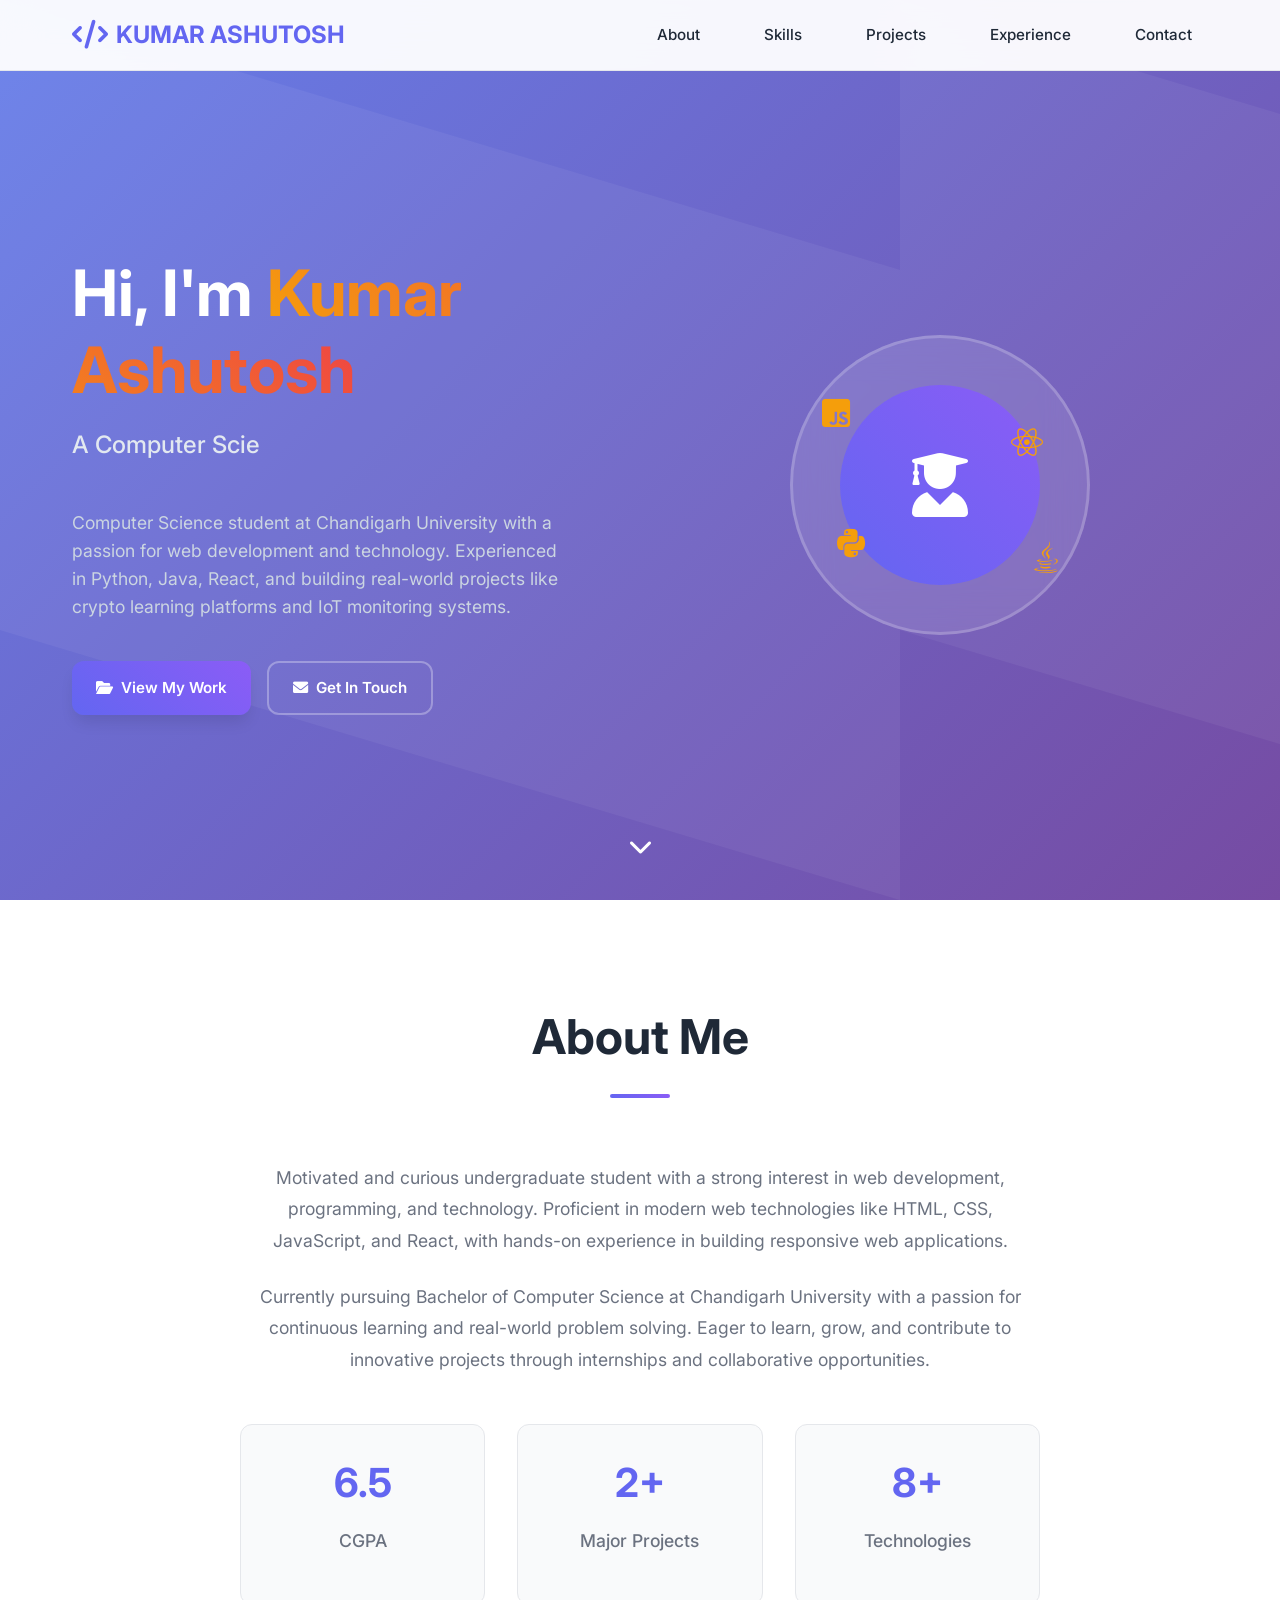
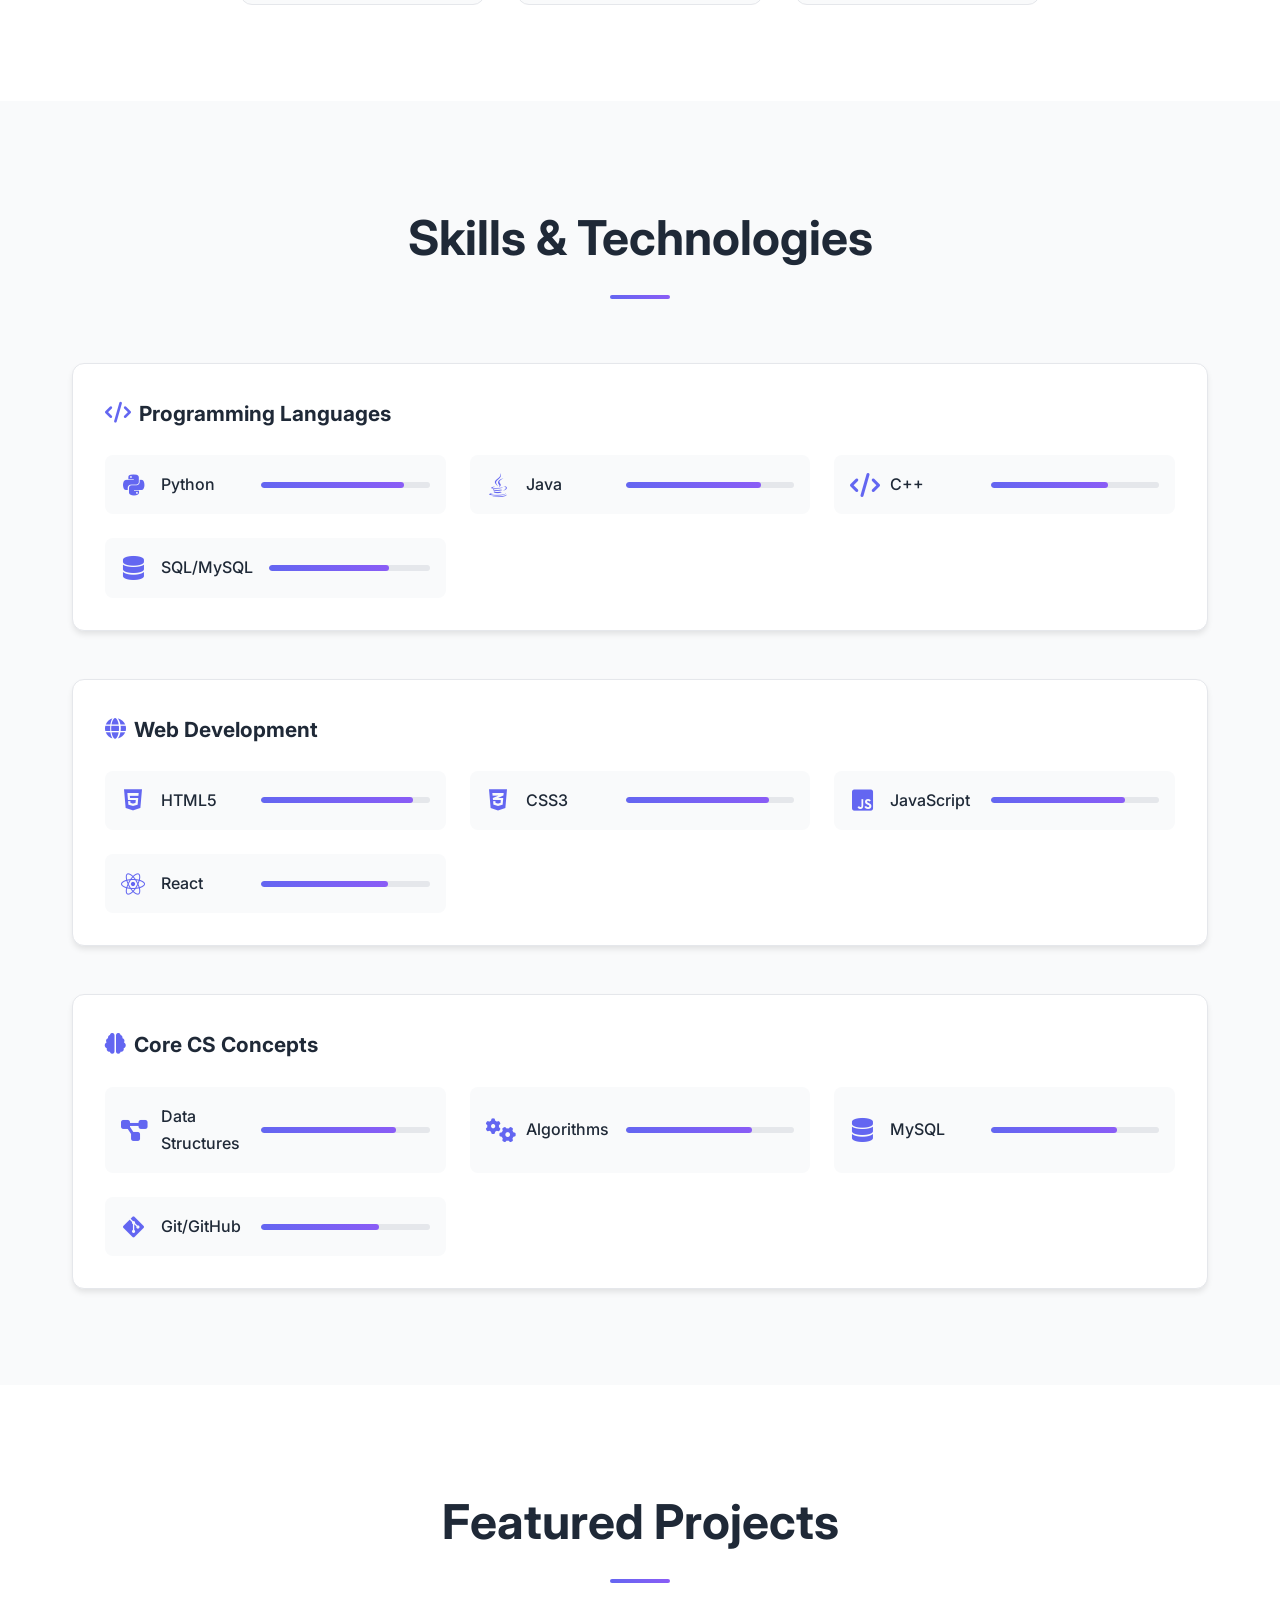
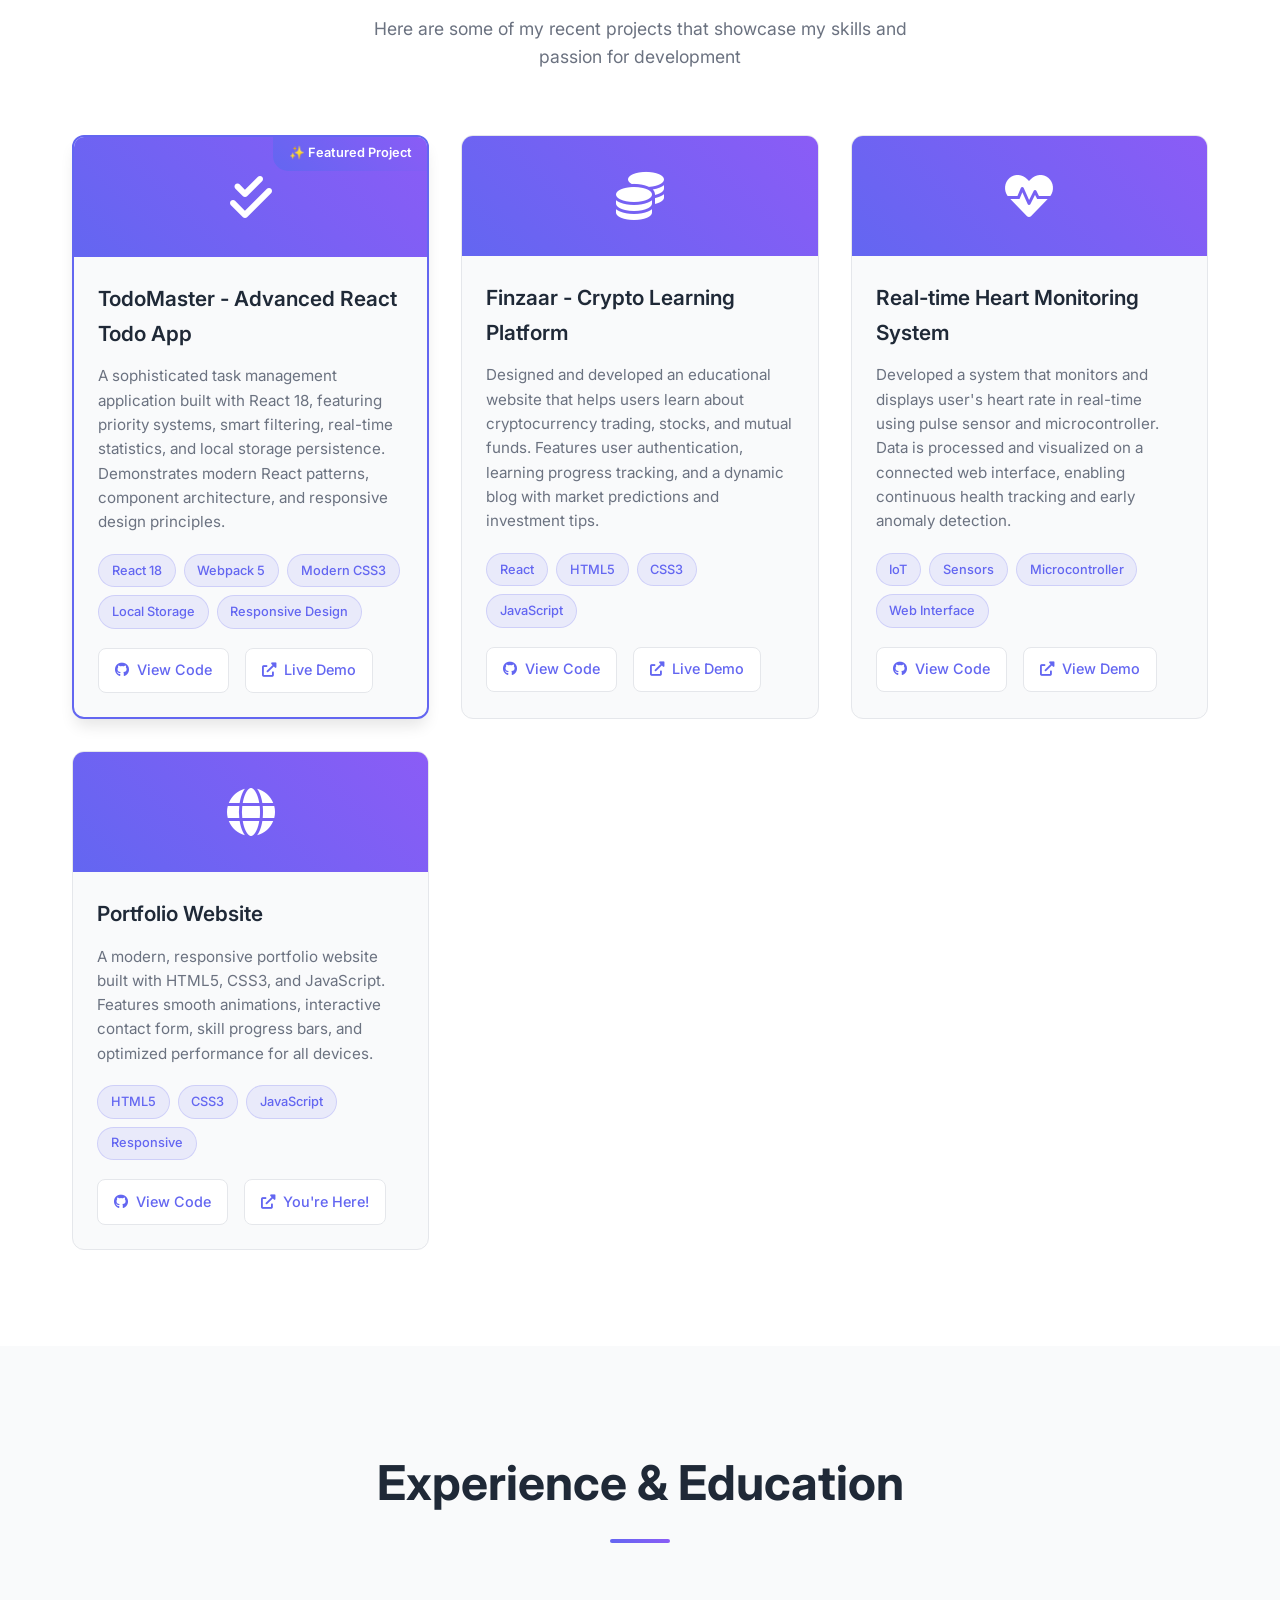
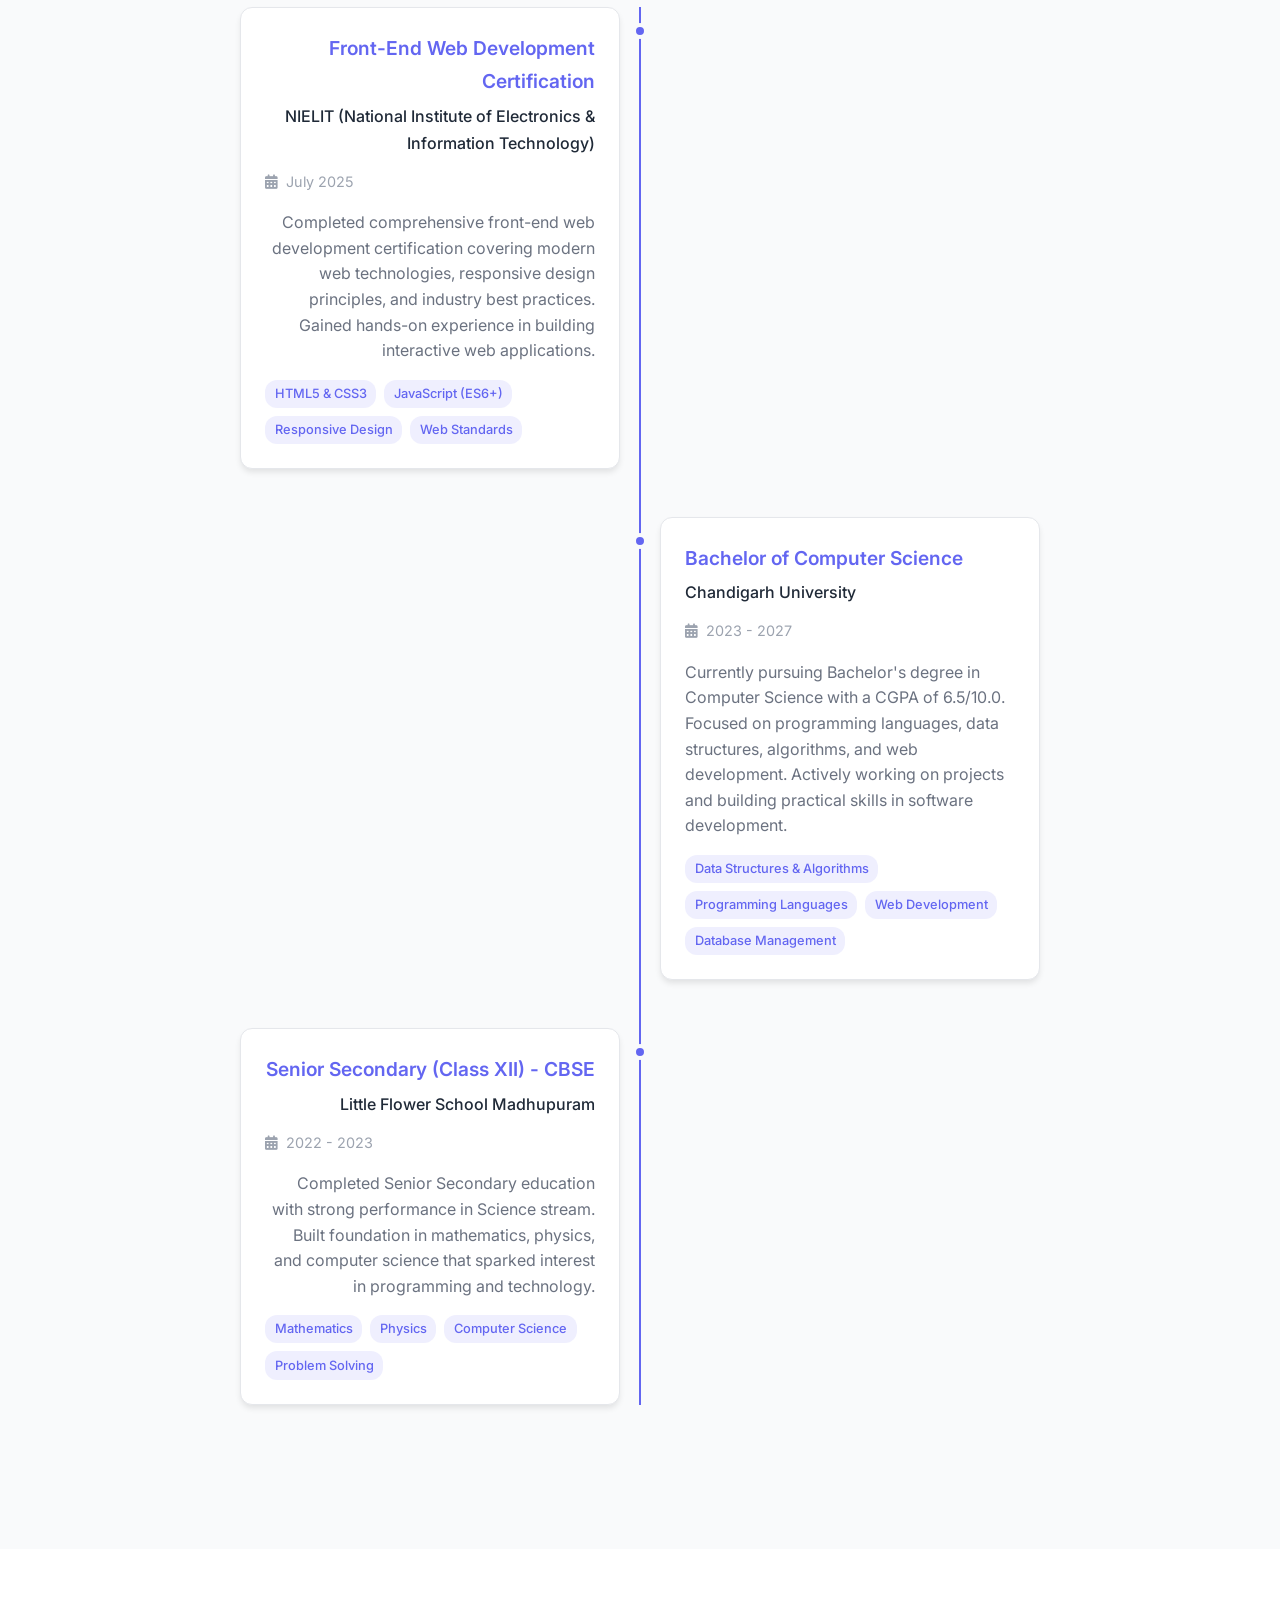
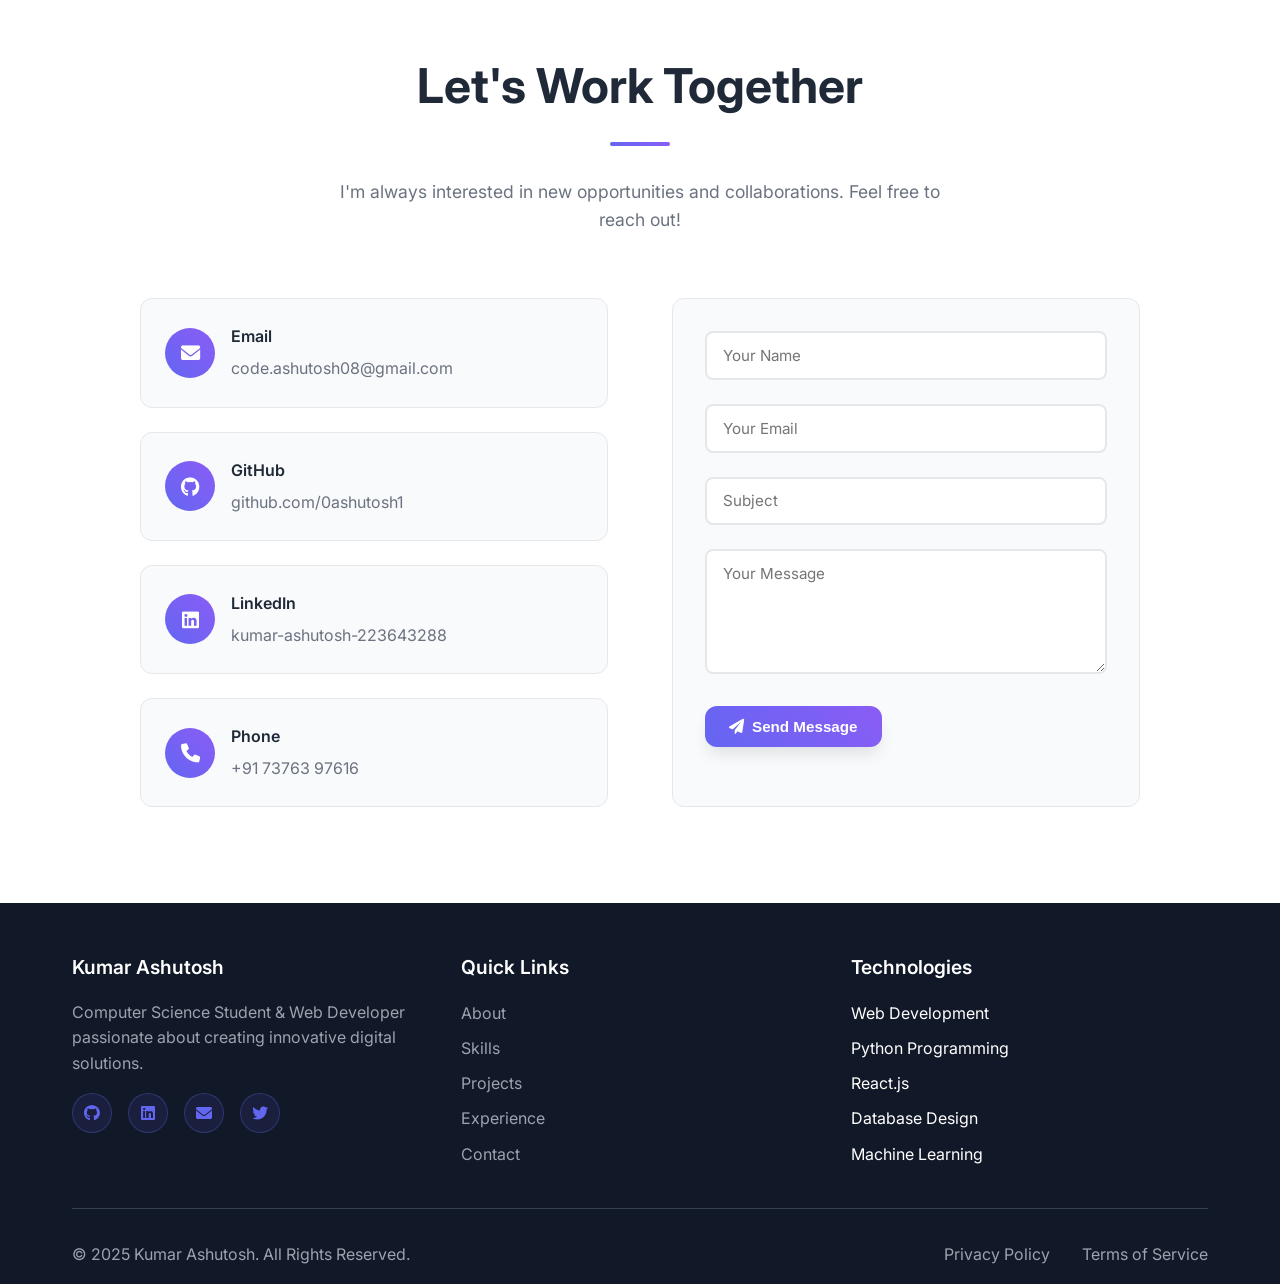
<file: Index.html>
<!DOCTYPE html>
<html lang="en">
<head>
  <meta charset="UTF-8">
  <meta name="viewport" content="width=device-width, initial-scale=1.0">
  <meta name="description" content="Kumar Ashutosh - Computer Science Student & Web Developer Portfolio. Showcasing projects in web development, programming, and software engineering.">
  <meta name="keywords" content="Kumar Ashutosh, Computer Science, Web Developer, Portfolio, Python, JavaScript, React, Programming">
  <meta name="author" content="Kumar Ashutosh">
  <meta property="og:title" content="Kumar Ashutosh - Portfolio">
  <meta property="og:description" content="Computer Science Student & Web Developer Portfolio">
  <meta property="og:type" content="website">
  <title>Kumar Ashutosh | Computer Science Student & Web Developer</title>
  <link rel="stylesheet" href="style.css">
  <link rel="preconnect" href="https://fonts.googleapis.com">
  <link rel="preconnect" href="https://fonts.gstatic.com" crossorigin>
  <link href="https://fonts.googleapis.com/css2?family=Inter:wght@300;400;500;600;700&display=swap" rel="stylesheet">
  <link rel="stylesheet" href="https://cdnjs.cloudflare.com/ajax/libs/font-awesome/6.0.0/css/all.min.css">
  <link rel="preload" href="style.css" as="style">
  <link rel="preload" href="script.js" as="script">
</head>
<body>
  <!-- Navbar -->
  <header class="navbar">
    <nav class="nav-container">
      <h1 class="logo">
        <i class="fas fa-code"></i>
        KUMAR ASHUTOSH
      </h1>
      <div class="nav-menu">
        <ul>
          <li><a href="#about" class="nav-link">About</a></li>
          <li><a href="#skills" class="nav-link">Skills</a></li>
          <li><a href="#projects" class="nav-link">Projects</a></li>
          <li><a href="#experience" class="nav-link">Experience</a></li>
          <li><a href="#contact" class="nav-link">Contact</a></li>
        </ul>
      </div>
      <div class="hamburger" role="button" tabindex="0" aria-label="Toggle mobile menu" aria-expanded="false">
        <span></span>
        <span></span>
        <span></span>
      </div>
    </nav>
  </header>

  <!-- Hero Section -->
  <section class="hero" id="home">
    <div class="hero-content">
      <div class="hero-text">
        <h1>Hi, I'm <span class="highlight">Kumar Ashutosh</span></h1>
        <div class="typing-container" aria-live="polite">
          <p class="typing-text">A Computer Science Student</p>
        </div>
        <p class="hero-description">Computer Science student at Chandigarh University with a passion for web development and technology. Experienced in Python, Java, React, and building real-world projects like crypto learning platforms and IoT monitoring systems.</p>
        <div class="hero-buttons">
          <a href="#projects" class="btn btn-primary">
            <i class="fas fa-folder-open"></i>
            View My Work
          </a>
          <a href="#contact" class="btn btn-secondary">
            <i class="fas fa-envelope"></i>
            Get In Touch
          </a>
        </div>
      </div>
      <div class="hero-image">
        <div class="profile-card">
          <div class="profile-img" role="img" aria-label="Profile illustration of Kumar Ashutosh as a computer science student">
            <i class="fas fa-user-graduate" aria-hidden="true"></i>
          </div>
          <div class="floating-icons">
            <i class="fab fa-js-square"></i>
            <i class="fab fa-react"></i>
            <i class="fab fa-python"></i>
            <i class="fab fa-java"></i>
          </div>
        </div>
      </div>
    </div>
    <div class="scroll-indicator">
      <i class="fas fa-chevron-down"></i>
    </div>
  </section>

  <!-- About -->
  <section id="about" class="section about-section">
    <div class="container">
      <div class="section-header">
        <h2>About Me</h2>
        <div class="section-divider"></div>
      </div>
      <div class="about-content">
        <div class="about-text">
          <p>Motivated and curious undergraduate student with a strong interest in web development, programming, and technology. Proficient in modern web technologies like HTML, CSS, JavaScript, and React, with hands-on experience in building responsive web applications.</p>
          <p>Currently pursuing Bachelor of Computer Science at Chandigarh University with a passion for continuous learning and real-world problem solving. Eager to learn, grow, and contribute to innovative projects through internships and collaborative opportunities.</p>
          <div class="stats-grid">
            <div class="stat-item">
              <h3>6.5</h3>
              <p>CGPA</p>
            </div>
            <div class="stat-item">
              <h3>2+</h3>
              <p>Major Projects</p>
            </div>
            <div class="stat-item">
              <h3>8+</h3>
              <p>Technologies</p>
            </div>
          </div>
        </div>
      </div>
    </div>
  </section>

  <!-- Skills -->
  <section id="skills" class="section skills-section">
    <div class="container">
      <div class="section-header">
        <h2>Skills & Technologies</h2>
        <div class="section-divider"></div>
      </div>
      <div class="skills-content">
        <div class="skills-category">
          <h3><i class="fas fa-code"></i> Programming Languages</h3>
          <div class="skills-grid">
            <div class="skill-item">
              <i class="fab fa-python"></i>
              <span>Python</span>
              <div class="skill-bar"><div class="skill-progress" data-width="85"></div></div>
            </div>
            <div class="skill-item">
              <i class="fab fa-java"></i>
              <span>Java</span>
              <div class="skill-bar" role="progressbar" aria-valuenow="80" aria-valuemin="0" aria-valuemax="100" aria-label="Java proficiency: 80%"><div class="skill-progress" data-width="80"></div></div>
            </div>
            <div class="skill-item">
              <i class="fas fa-code"></i>
              <span>C++</span>
              <div class="skill-bar" role="progressbar" aria-valuenow="70" aria-valuemin="0" aria-valuemax="100" aria-label="C++ proficiency: 70%"><div class="skill-progress" data-width="70"></div></div>
            </div>
            <div class="skill-item">
              <i class="fas fa-database"></i>
              <span>SQL/MySQL</span>
              <div class="skill-bar" role="progressbar" aria-valuenow="75" aria-valuemin="0" aria-valuemax="100" aria-label="SQL/MySQL proficiency: 75%"><div class="skill-progress" data-width="75"></div></div>
            </div>
          </div>
        </div>
        
        <div class="skills-category">
          <h3><i class="fas fa-globe"></i> Web Development</h3>
          <div class="skills-grid">
            <div class="skill-item">
              <i class="fab fa-html5"></i>
              <span>HTML5</span>
              <div class="skill-bar"><div class="skill-progress" data-width="90"></div></div>
            </div>
            <div class="skill-item">
              <i class="fab fa-css3-alt"></i>
              <span>CSS3</span>
              <div class="skill-bar"><div class="skill-progress" data-width="85"></div></div>
            </div>
            <div class="skill-item">
              <i class="fab fa-js-square"></i>
              <span>JavaScript</span>
              <div class="skill-bar"><div class="skill-progress" data-width="80"></div></div>
            </div>
            <div class="skill-item">
              <i class="fab fa-react"></i>
              <span>React</span>
              <div class="skill-bar"><div class="skill-progress" data-width="75"></div></div>
            </div>
          </div>
        </div>
        
        <div class="skills-category">
          <h3><i class="fas fa-brain"></i> Core CS Concepts</h3>
          <div class="skills-grid">
            <div class="skill-item">
              <i class="fas fa-project-diagram"></i>
              <span>Data Structures</span>
              <div class="skill-bar"><div class="skill-progress" data-width="80"></div></div>
            </div>
            <div class="skill-item">
              <i class="fas fa-cogs"></i>
              <span>Algorithms</span>
              <div class="skill-bar"><div class="skill-progress" data-width="75"></div></div>
            </div>
            <div class="skill-item">
              <i class="fas fa-database"></i>
              <span>MySQL</span>
              <div class="skill-bar"><div class="skill-progress" data-width="75"></div></div>
            </div>
            <div class="skill-item">
              <i class="fab fa-git-alt"></i>
              <span>Git/GitHub</span>
              <div class="skill-bar"><div class="skill-progress" data-width="70"></div></div>
            </div>
          </div>
        </div>
      </div>
    </div>
  </section>

  <!-- Projects -->
  <section id="projects" class="section projects-section">
    <div class="container">
      <div class="section-header">
        <h2>Featured Projects</h2>
        <div class="section-divider"></div>
        <p>Here are some of my recent projects that showcase my skills and passion for development</p>
      </div>
      <div class="project-container">
        <div class="project-card featured">
          <div class="project-image">
            <i class="fas fa-check-double"></i>
          </div>
          <div class="project-content">
            <h3>TodoMaster - Advanced React Todo App</h3>
            <p>A sophisticated task management application built with React 18, featuring priority systems, smart filtering, real-time statistics, and local storage persistence. Demonstrates modern React patterns, component architecture, and responsive design principles.</p>
            <div class="project-tech">
              <span class="tech-tag">React 18</span>
              <span class="tech-tag">Webpack 5</span>
              <span class="tech-tag">Modern CSS3</span>
              <span class="tech-tag">Local Storage</span>
              <span class="tech-tag">Responsive Design</span>
            </div>
            <div class="project-links">
              <a href="https://github.com/0ashutosh1/TODO-APP" target="_blank" class="project-link">
                <i class="fab fa-github"></i>
                View Code
              </a>
              <a href="TODO APP/index.html" class="project-link">
                <i class="fas fa-external-link-alt"></i>
                Live Demo
              </a>
            </div>
          </div>
        </div>
        
        <div class="project-card">
          <div class="project-image">
            <i class="fas fa-coins"></i>
          </div>
          <div class="project-content">
            <h3>Finzaar - Crypto Learning Platform</h3>
            <p>Designed and developed an educational website that helps users learn about cryptocurrency trading, stocks, and mutual funds. Features user authentication, learning progress tracking, and a dynamic blog with market predictions and investment tips.</p>
            <div class="project-tech">
              <span class="tech-tag">React</span>
              <span class="tech-tag">HTML5</span>
              <span class="tech-tag">CSS3</span>
              <span class="tech-tag">JavaScript</span>
            </div>
            <div class="project-links">
              <a href="https://github.com/0ashutosh1/finzaar" target="_blank" class="project-link">
                <i class="fab fa-github"></i>
                View Code
              </a>
              <a href="https://0ashutosh1.github.io/finzaar" target="_blank" class="project-link">
                <i class="fas fa-external-link-alt"></i>
                Live Demo
              </a>
            </div>
          </div>
        </div>
        
        <div class="project-card">
          <div class="project-image">
            <i class="fas fa-heartbeat"></i>
          </div>
          <div class="project-content">
            <h3>Real-time Heart Monitoring System</h3>
            <p>Developed a system that monitors and displays user's heart rate in real-time using pulse sensor and microcontroller. Data is processed and visualized on a connected web interface, enabling continuous health tracking and early anomaly detection.</p>
            <div class="project-tech">
              <span class="tech-tag">IoT</span>
              <span class="tech-tag">Sensors</span>
              <span class="tech-tag">Microcontroller</span>
              <span class="tech-tag">Web Interface</span>
            </div>
            <div class="project-links">
              <a href="https://github.com/0ashutosh1" target="_blank" class="project-link">
                <i class="fab fa-github"></i>
                View Code
              </a>
              <a href="#" class="project-link">
                <i class="fas fa-external-link-alt"></i>
                View Demo
              </a>
            </div>
          </div>
        </div>
        
        <div class="project-card">
          <div class="project-image">
            <i class="fas fa-globe"></i>
          </div>
          <div class="project-content">
            <h3>Portfolio Website</h3>
            <p>A modern, responsive portfolio website built with HTML5, CSS3, and JavaScript. Features smooth animations, interactive contact form, skill progress bars, and optimized performance for all devices.</p>
            <div class="project-tech">
              <span class="tech-tag">HTML5</span>
              <span class="tech-tag">CSS3</span>
              <span class="tech-tag">JavaScript</span>
              <span class="tech-tag">Responsive</span>
            </div>
            <div class="project-links">
              <a href="https://github.com/0ashutosh1" target="_blank" class="project-link">
                <i class="fab fa-github"></i>
                View Code
              </a>
              <a href="#" class="project-link">
                <i class="fas fa-external-link-alt"></i>
                You're Here!
              </a>
            </div>
          </div>
        </div>
      </div>
    </div>
  </section>

  <!-- Experience -->
  <section id="experience" class="section experience-section">
    <div class="container">
      <div class="section-header">
        <h2>Experience & Education</h2>
        <div class="section-divider"></div>
      </div>
      <div class="timeline">
        <div class="timeline-item">
          <div class="timeline-marker"></div>
          <div class="timeline-content">
            <h3>Front-End Web Development Certification</h3>
            <h4>NIELIT (National Institute of Electronics & Information Technology)</h4>
            <span class="timeline-date">
              <i class="fas fa-calendar-alt"></i>
              July 2025
            </span>
            <p>Completed comprehensive front-end web development certification covering modern web technologies, responsive design principles, and industry best practices. Gained hands-on experience in building interactive web applications.</p>
            <ul class="timeline-skills">
              <li>HTML5 & CSS3</li>
              <li>JavaScript (ES6+)</li>
              <li>Responsive Design</li>
              <li>Web Standards</li>
            </ul>
          </div>
        </div>
        
        <div class="timeline-item">
          <div class="timeline-marker"></div>
          <div class="timeline-content">
            <h3>Bachelor of Computer Science</h3>
            <h4>Chandigarh University</h4>
            <span class="timeline-date">
              <i class="fas fa-calendar-alt"></i>
              2023 - 2027
            </span>
            <p>Currently pursuing Bachelor's degree in Computer Science with a CGPA of 6.5/10.0. Focused on programming languages, data structures, algorithms, and web development. Actively working on projects and building practical skills in software development.</p>
            <ul class="timeline-skills">
              <li>Data Structures & Algorithms</li>
              <li>Programming Languages</li>
              <li>Web Development</li>
              <li>Database Management</li>
            </ul>
          </div>
        </div>
        
        <div class="timeline-item">
          <div class="timeline-marker"></div>
          <div class="timeline-content">
            <h3>Senior Secondary (Class XII) - CBSE</h3>
            <h4>Little Flower School Madhupuram</h4>
            <span class="timeline-date">
              <i class="fas fa-calendar-alt"></i>
              2022 - 2023
            </span>
            <p>Completed Senior Secondary education with strong performance in Science stream. Built foundation in mathematics, physics, and computer science that sparked interest in programming and technology.</p>
            <ul class="timeline-skills">
              <li>Mathematics</li>
              <li>Physics</li>
              <li>Computer Science</li>
              <li>Problem Solving</li>
            </ul>
          </div>
        </div>
      </div>
    </div>
  </section>

  <!-- Contact -->
  <section id="contact" class="section contact-section">
    <div class="container">
      <div class="section-header">
        <h2>Let's Work Together</h2>
        <div class="section-divider"></div>
        <p>I'm always interested in new opportunities and collaborations. Feel free to reach out!</p>
      </div>
      <div class="contact-content">
        <div class="contact-info">
          <div class="contact-item">
            <div class="contact-icon">
              <i class="fas fa-envelope"></i>
            </div>
            <div class="contact-details">
              <h3>Email</h3>
              <a href="mailto:code.ashutosh08@gmail.com">code.ashutosh08@gmail.com</a>
            </div>
          </div>
          
          <div class="contact-item">
            <div class="contact-icon">
              <i class="fab fa-github"></i>
            </div>
            <div class="contact-details">
              <h3>GitHub</h3>
              <a href="https://github.com/0ashutosh1" target="_blank">github.com/0ashutosh1</a>
            </div>
          </div>
          
          <div class="contact-item">
            <div class="contact-icon">
              <i class="fab fa-linkedin"></i>
            </div>
            <div class="contact-details">
              <h3>LinkedIn</h3>
              <a href="https://linkedin.com/in/kumar-ashutosh-223643288" target="_blank">kumar-ashutosh-223643288</a>
            </div>
          </div>
          
          <div class="contact-item">
            <div class="contact-icon">
              <i class="fas fa-phone"></i>
            </div>
            <div class="contact-details">
              <h3>Phone</h3>
              <a href="tel:+917376397616">+91 73763 97616</a>
            </div>
          </div>
        </div>
        
        <div class="contact-form">
          <form id="contactForm" action="https://formspree.io/f/xvgwzpla" method="POST">
            <div class="form-group">
              <input type="text" id="name" name="name" placeholder="Your Name" required>
            </div>
            <div class="form-group">
              <input type="email" id="email" name="email" placeholder="Your Email" required>
            </div>
            <div class="form-group">
              <input type="text" id="subject" name="subject" placeholder="Subject" required>
            </div>
            <div class="form-group">
              <textarea id="message" name="message" placeholder="Your Message" rows="5" required></textarea>
            </div>
            <button type="submit" class="btn btn-primary">
              <i class="fas fa-paper-plane"></i>
              Send Message
            </button>
          </form>
        </div>
      </div>
    </div>
  </section>

  <!-- Footer -->
  <footer class="footer">
    <div class="container">
      <div class="footer-content">
        <div class="footer-section">
          <h3>Kumar Ashutosh</h3>
          <p>Computer Science Student & Web Developer passionate about creating innovative digital solutions.</p>
          <div class="social-links">
            <a href="https://github.com/0ashutosh1" target="_blank" aria-label="GitHub">
              <i class="fab fa-github"></i>
            </a>
            <a href="https://linkedin.com/in/kumar-ashutosh-223643288" target="_blank" aria-label="LinkedIn">
              <i class="fab fa-linkedin"></i>
            </a>
            <a href="mailto:code.ashutosh08@gmail.com" aria-label="Email">
              <i class="fas fa-envelope"></i>
            </a>
            <a href="#" target="_blank" aria-label="Twitter">
              <i class="fab fa-twitter"></i>
            </a>
          </div>
        </div>
        
        <div class="footer-section">
          <h3>Quick Links</h3>
          <ul>
            <li><a href="#about">About</a></li>
            <li><a href="#skills">Skills</a></li>
            <li><a href="#projects">Projects</a></li>
            <li><a href="#experience">Experience</a></li>
            <li><a href="#contact">Contact</a></li>
          </ul>
        </div>
        
        <div class="footer-section">
          <h3>Technologies</h3>
          <ul>
            <li>Web Development</li>
            <li>Python Programming</li>
            <li>React.js</li>
            <li>Database Design</li>
            <li>Machine Learning</li>
          </ul>
        </div>
      </div>
      
      <div class="footer-bottom">
        <p>© 2025 Kumar Ashutosh. All Rights Reserved.</p>
        <div class="footer-links">
          <a href="#privacy">Privacy Policy</a>
          <a href="#terms">Terms of Service</a>
        </div>
      </div>
    </div>
  </footer>

  <!-- Scroll to Top Button -->
  <button id="scrollToTop" class="scroll-to-top" aria-label="Scroll to top">
    <i class="fas fa-chevron-up"></i>
  </button>

  <script src="script.js"></script>
</body>
</html>
</file>
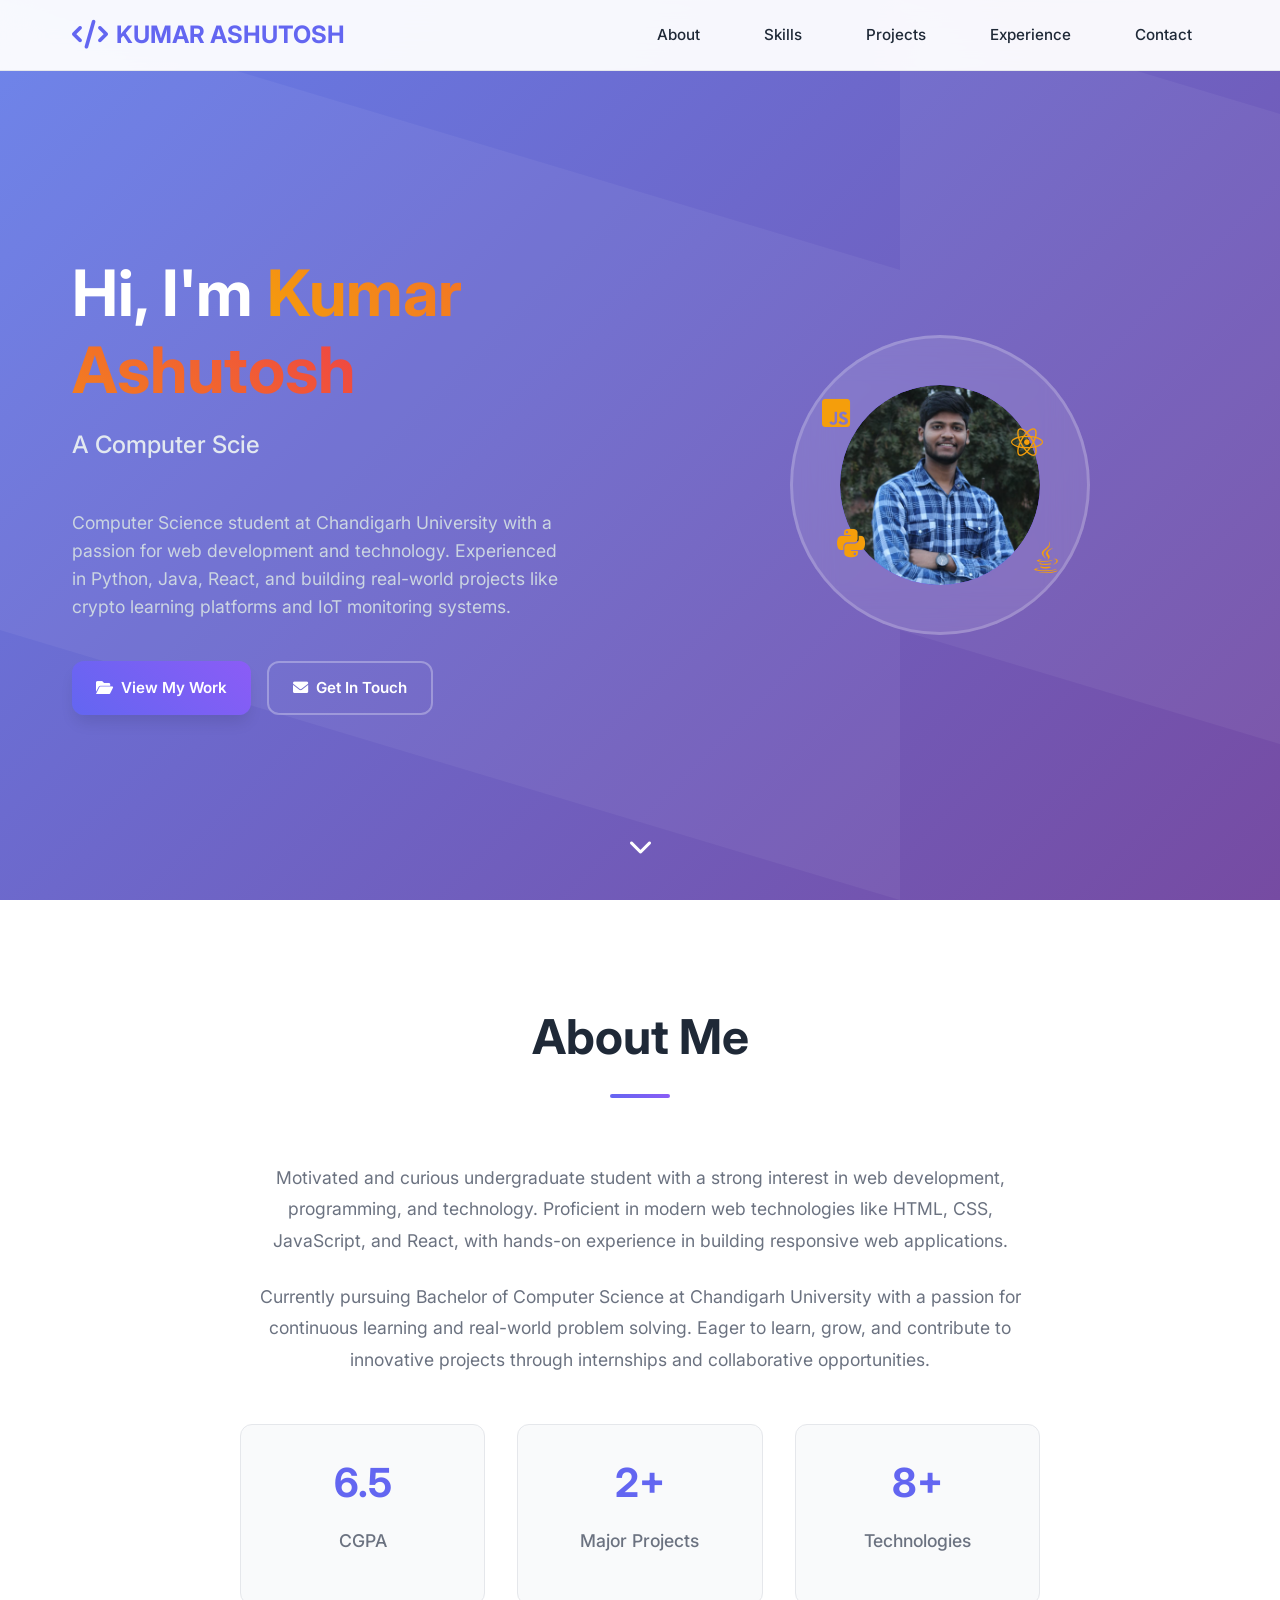
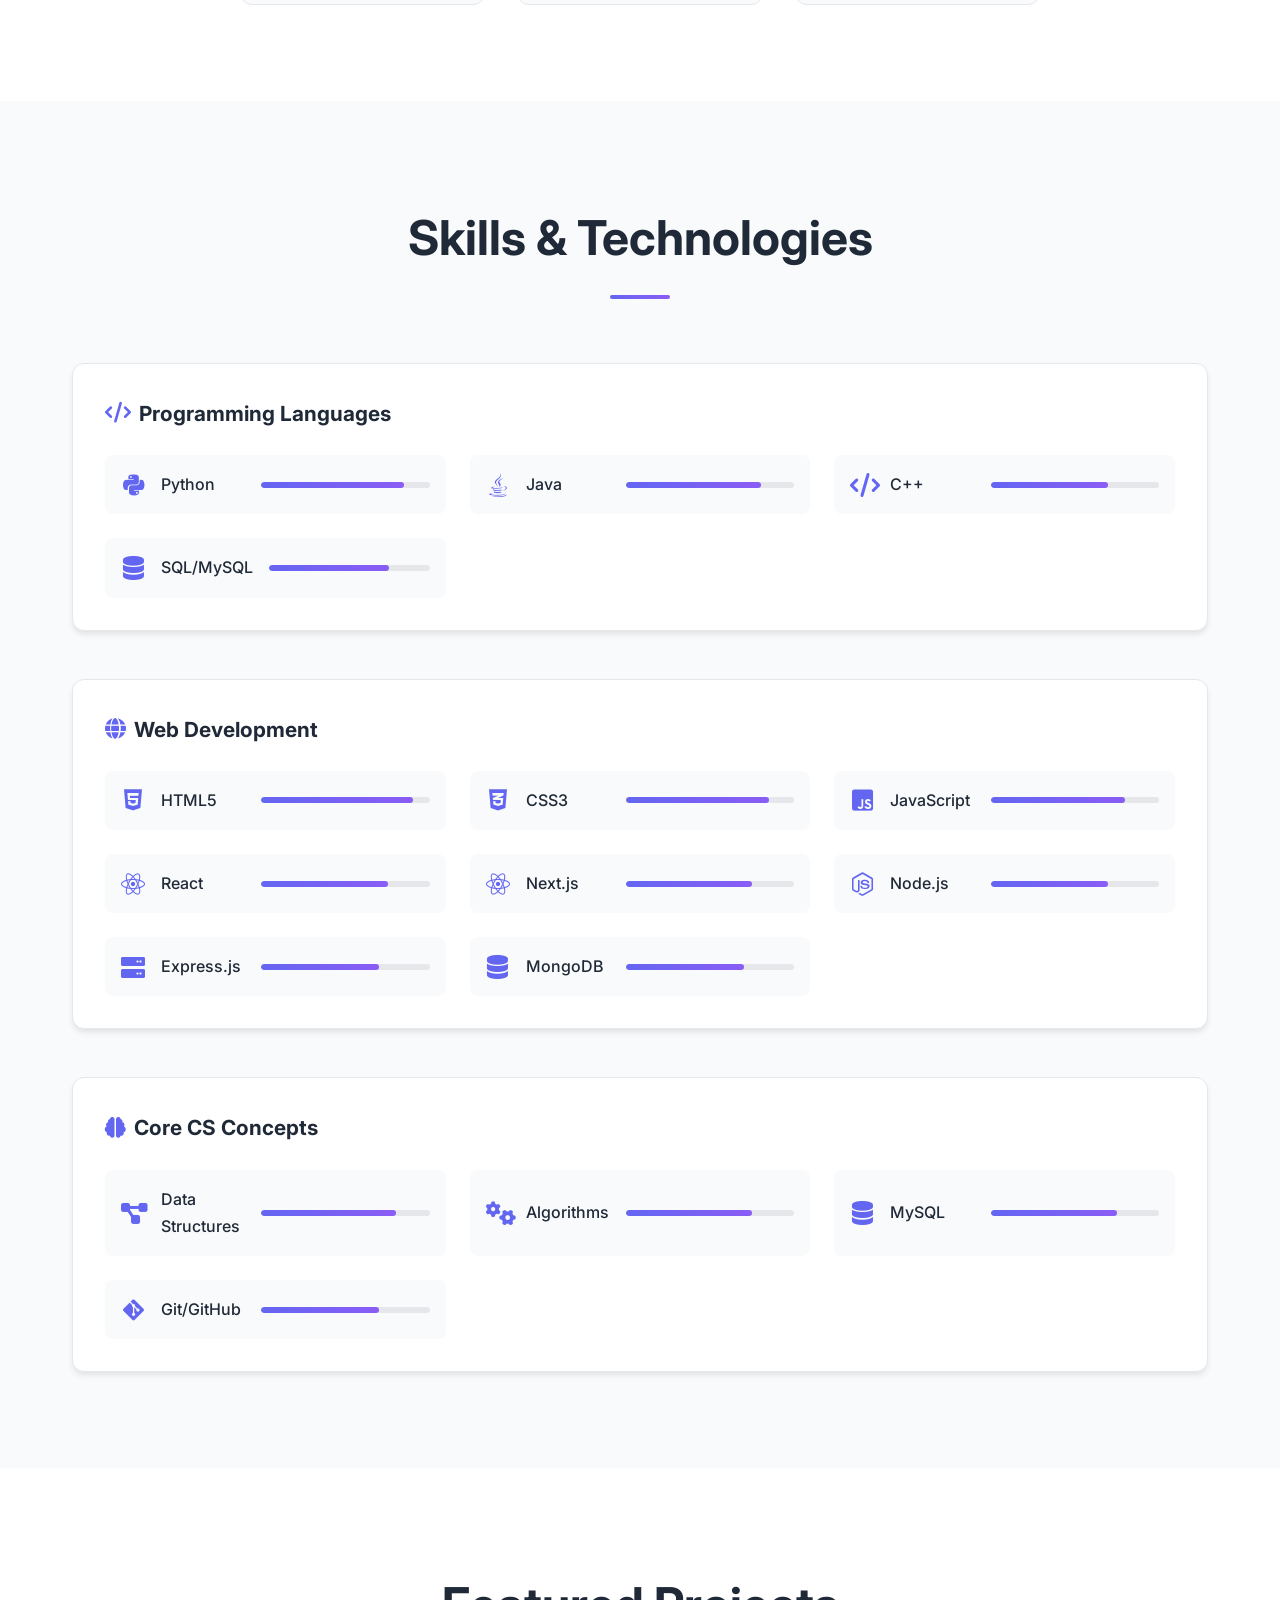
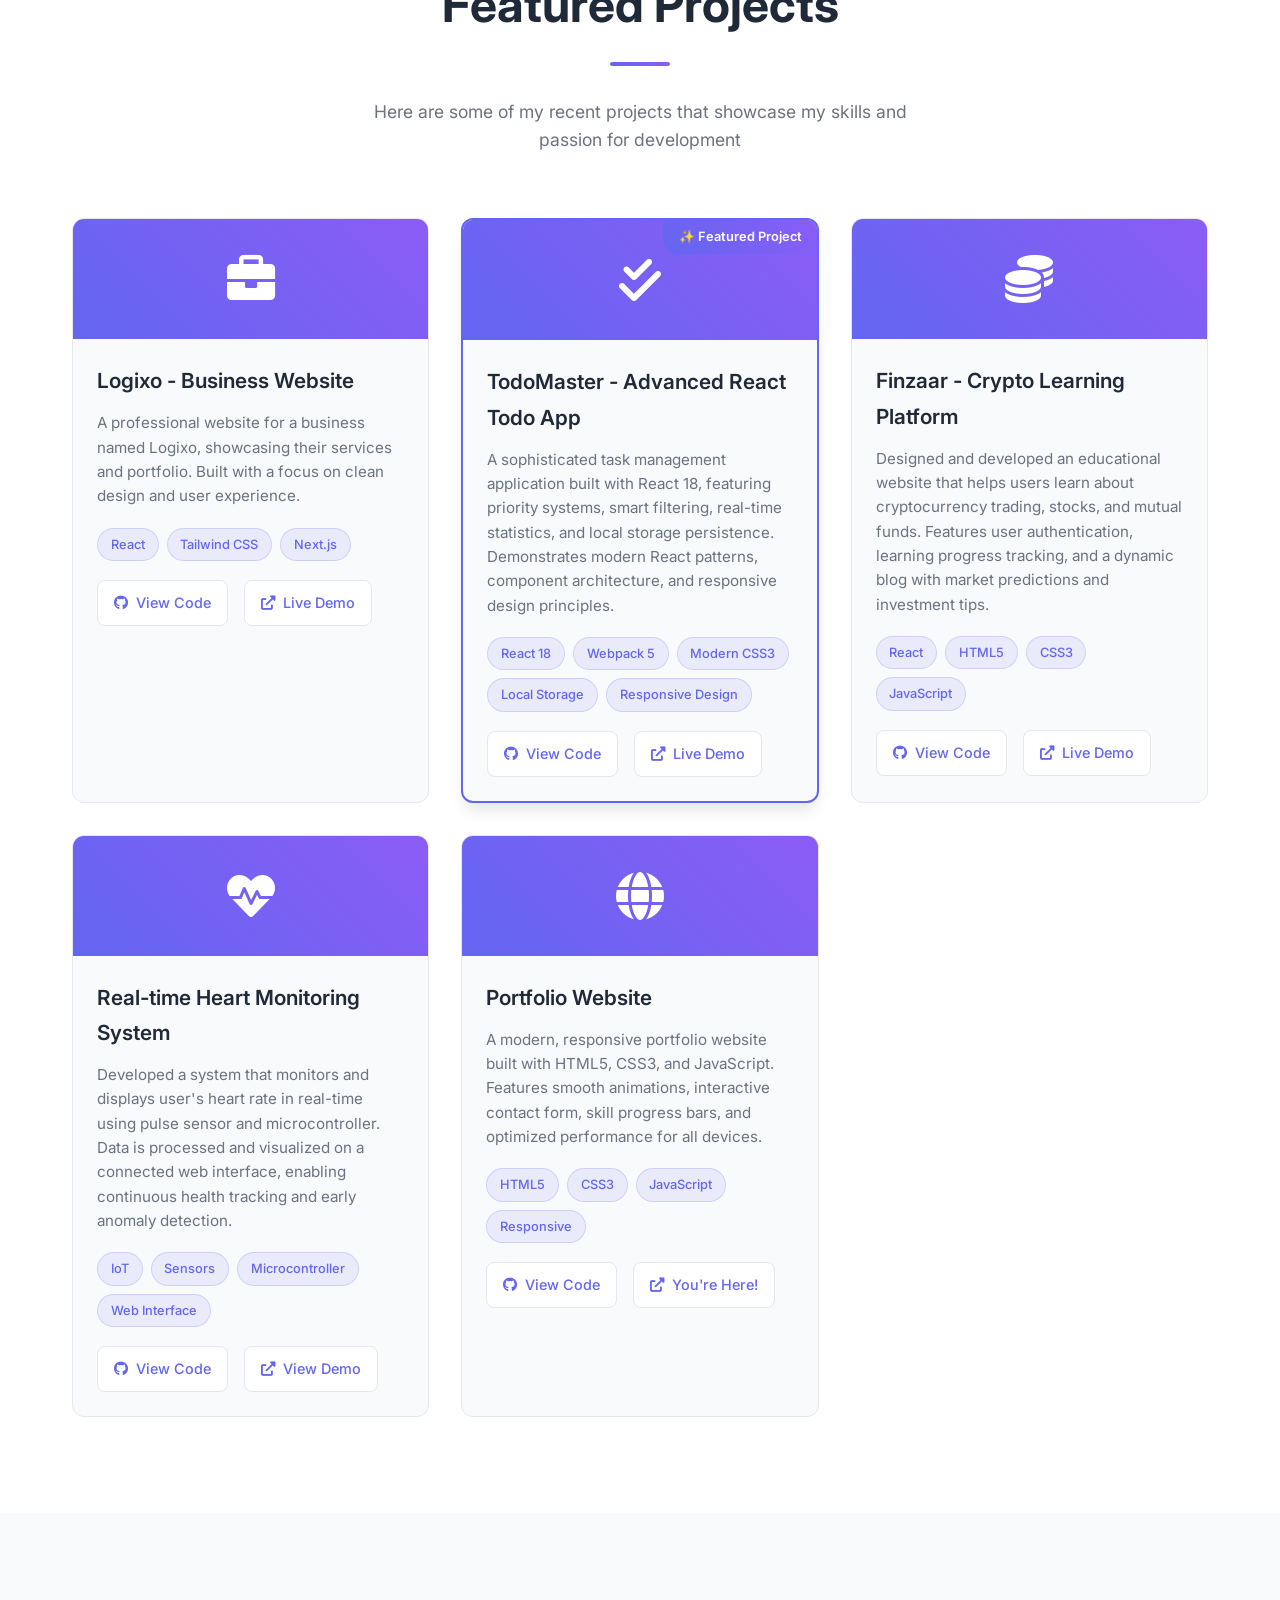
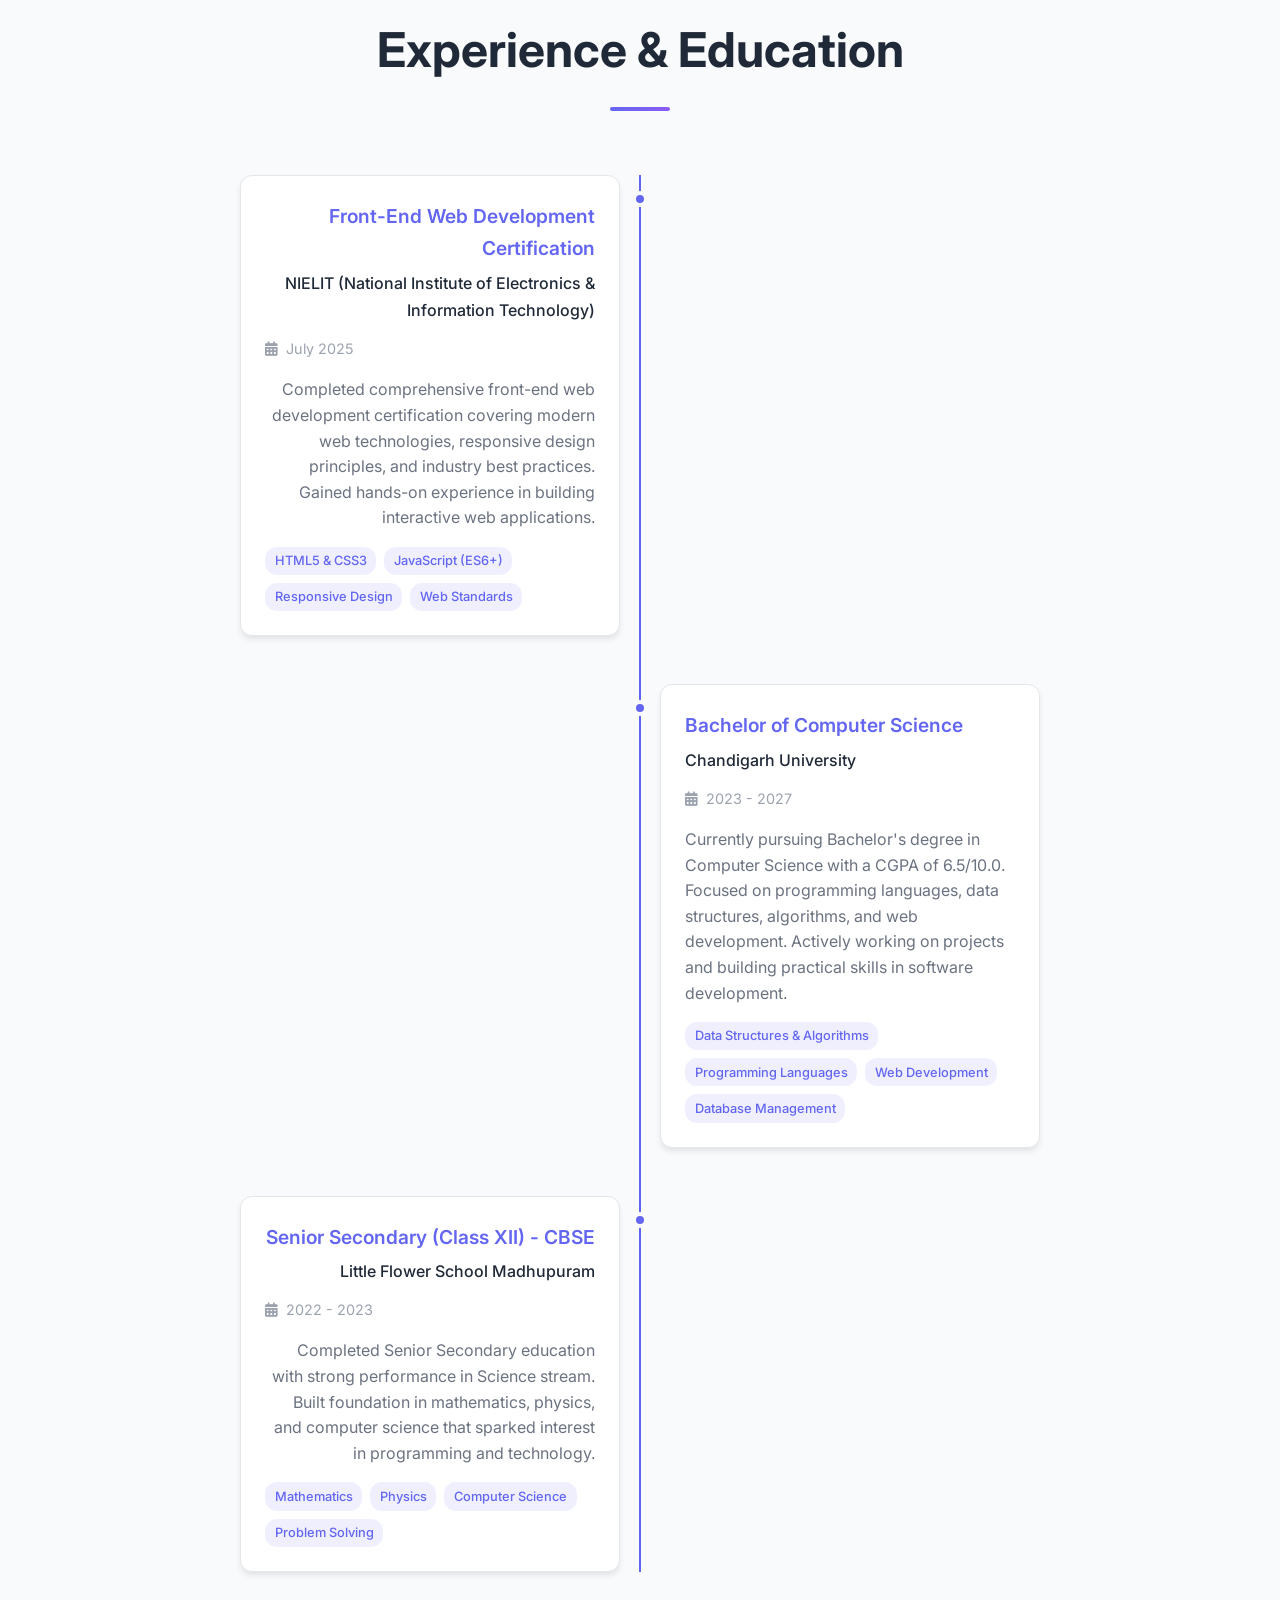
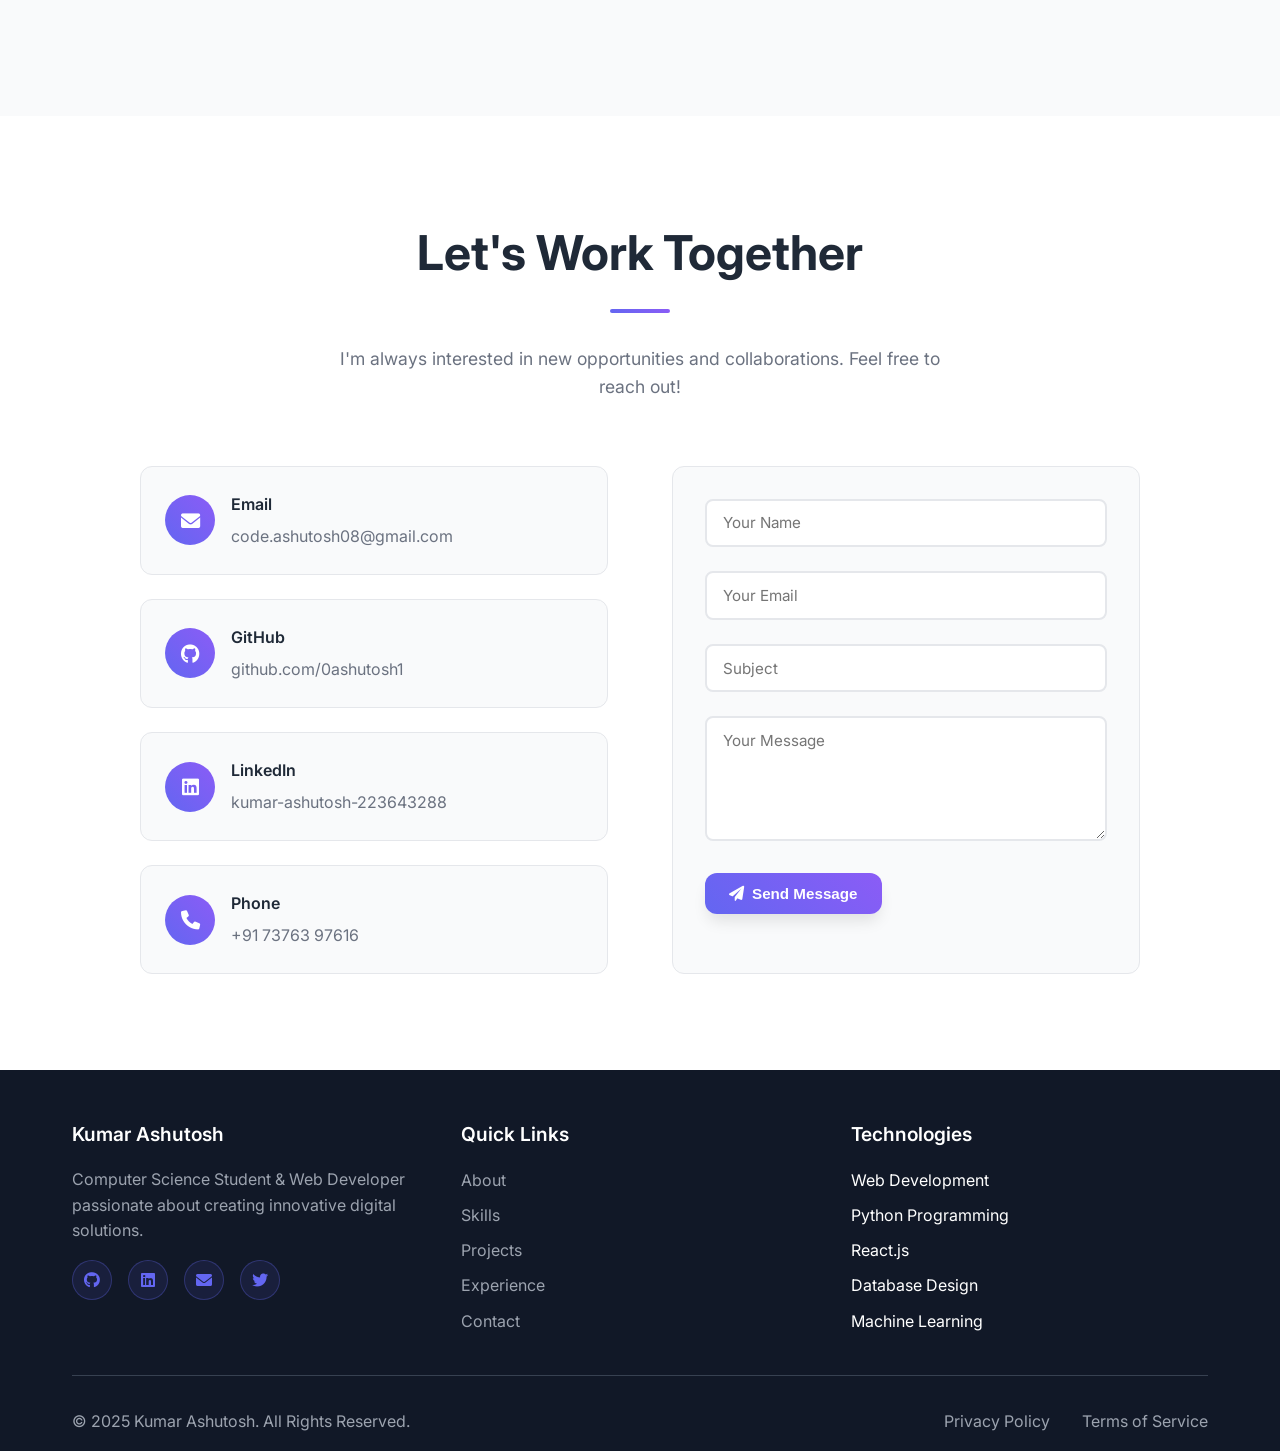
<file: index.html>
<!DOCTYPE html>
<html lang="en">
<head>
  <meta charset="UTF-8">
  <meta name="viewport" content="width=device-width, initial-scale=1.0">
  <meta name="description" content="Kumar Ashutosh - Computer Science Student & Web Developer Portfolio. Showcasing projects in web development, programming, and software engineering.">
  <meta name="keywords" content="Kumar Ashutosh, Computer Science, Web Developer, Portfolio, Python, JavaScript, React, Programming">
  <meta name="author" content="Kumar Ashutosh">
  <meta property="og:title" content="Kumar Ashutosh - Portfolio">
  <meta property="og:description" content="Computer Science Student & Web Developer Portfolio">
  <meta property="og:type" content="website">
  <title>Kumar Ashutosh | Computer Science Student & Web Developer</title>
  <link rel="stylesheet" href="style.css">
  <link rel="preconnect" href="https://fonts.googleapis.com">
  <link rel="preconnect" href="https://fonts.gstatic.com" crossorigin>
  <link href="https://fonts.googleapis.com/css2?family=Inter:wght@300;400;500;600;700&display=swap" rel="stylesheet">
  <link rel="stylesheet" href="https://cdnjs.cloudflare.com/ajax/libs/font-awesome/6.0.0/css/all.min.css">
  <link rel="preload" href="style.css" as="style">
  <link rel="preload" href="script.js" as="script">
</head>
<body>
  <!-- Navbar -->
  <header class="navbar">
    <nav class="nav-container">
      <h1 class="logo">
        <i class="fas fa-code"></i>
        KUMAR ASHUTOSH
      </h1>
      <div class="nav-menu">
        <ul>
          <li><a href="#about" class="nav-link">About</a></li>
          <li><a href="#skills" class="nav-link">Skills</a></li>
          <li><a href="#projects" class="nav-link">Projects</a></li>
          <li><a href="#experience" class="nav-link">Experience</a></li>
          <li><a href="#contact" class="nav-link">Contact</a></li>
        </ul>
      </div>
      <div class="hamburger" role="button" tabindex="0" aria-label="Toggle mobile menu" aria-expanded="false">
        <span></span>
        <span></span>
        <span></span>
      </div>
    </nav>
  </header>

  <!-- Hero Section -->
  <section class="hero" id="home">
    <div class="hero-content">
      <div class="hero-text">
        <h1>Hi, I'm <span class="highlight">Kumar Ashutosh</span></h1>
        <div class="typing-container" aria-live="polite">
          <p class="typing-text">A Computer Science Student</p>
        </div>
        <p class="hero-description">Computer Science student at Chandigarh University with a passion for web development and technology. Experienced in Python, Java, React, and building real-world projects like crypto learning platforms and IoT monitoring systems.</p>
        <div class="hero-buttons">
          <a href="#projects" class="btn btn-primary">
            <i class="fas fa-folder-open"></i>
            View My Work
          </a>
          <a href="#contact" class="btn btn-secondary">
            <i class="fas fa-envelope"></i>
            Get In Touch
          </a>
        </div>
      </div>
      <div class="hero-image">
        <div class="profile-card">
          <div class="profile-img" role="img" aria-label="Profile photo of Kumar Ashutosh - Computer Science Student">
            <img src="profile-photo.jpg" alt="Kumar Ashutosh - Computer Science Student" class="profile-photo">
          </div>
          <div class="floating-icons">
            <i class="fab fa-js-square"></i>
            <i class="fab fa-react"></i>
            <i class="fab fa-python"></i>
            <i class="fab fa-java"></i>
          </div>
        </div>
      </div>
    </div>
    <div class="scroll-indicator">
      <i class="fas fa-chevron-down"></i>
    </div>
  </section>

  <!-- About -->
  <section id="about" class="section about-section">
    <div class="container">
      <div class="section-header">
        <h2>About Me</h2>
        <div class="section-divider"></div>
      </div>
      <div class="about-content">
        <div class="about-text">
          <p>Motivated and curious undergraduate student with a strong interest in web development, programming, and technology. Proficient in modern web technologies like HTML, CSS, JavaScript, and React, with hands-on experience in building responsive web applications.</p>
          <p>Currently pursuing Bachelor of Computer Science at Chandigarh University with a passion for continuous learning and real-world problem solving. Eager to learn, grow, and contribute to innovative projects through internships and collaborative opportunities.</p>
          <div class="stats-grid">
            <div class="stat-item">
              <h3>6.5</h3>
              <p>CGPA</p>
            </div>
            <div class="stat-item">
              <h3>2+</h3>
              <p>Major Projects</p>
            </div>
            <div class="stat-item">
              <h3>8+</h3>
              <p>Technologies</p>
            </div>
          </div>
        </div>
      </div>
    </div>
  </section>

  <!-- Skills -->
  <section id="skills" class="section skills-section">
    <div class="container">
      <div class="section-header">
        <h2>Skills & Technologies</h2>
        <div class="section-divider"></div>
      </div>
      <div class="skills-content">
        <div class="skills-category">
          <h3><i class="fas fa-code"></i> Programming Languages</h3>
          <div class="skills-grid">
            <div class="skill-item">
              <i class="fab fa-python"></i>
              <span>Python</span>
              <div class="skill-bar"><div class="skill-progress" data-width="85"></div></div>
            </div>
            <div class="skill-item">
              <i class="fab fa-java"></i>
              <span>Java</span>
              <div class="skill-bar" role="progressbar" aria-valuenow="80" aria-valuemin="0" aria-valuemax="100" aria-label="Java proficiency: 80%"><div class="skill-progress" data-width="80"></div></div>
            </div>
            <div class="skill-item">
              <i class="fas fa-code"></i>
              <span>C++</span>
              <div class="skill-bar" role="progressbar" aria-valuenow="70" aria-valuemin="0" aria-valuemax="100" aria-label="C++ proficiency: 70%"><div class="skill-progress" data-width="70"></div></div>
            </div>
            <div class="skill-item">
              <i class="fas fa-database"></i>
              <span>SQL/MySQL</span>
              <div class="skill-bar" role="progressbar" aria-valuenow="75" aria-valuemin="0" aria-valuemax="100" aria-label="SQL/MySQL proficiency: 75%"><div class="skill-progress" data-width="75"></div></div>
            </div>
          </div>
        </div>
        
        <div class="skills-category">
          <h3><i class="fas fa-globe"></i> Web Development</h3>
          <div class="skills-grid">
            <div class="skill-item">
              <i class="fab fa-html5"></i>
              <span>HTML5</span>
              <div class="skill-bar"><div class="skill-progress" data-width="90"></div></div>
            </div>
            <div class="skill-item">
              <i class="fab fa-css3-alt"></i>
              <span>CSS3</span>
              <div class="skill-bar"><div class="skill-progress" data-width="85"></div></div>
            </div>
            <div class="skill-item">
              <i class="fab fa-js-square"></i>
              <span>JavaScript</span>
              <div class="skill-bar"><div class="skill-progress" data-width="80"></div></div>
            </div>
            <div class="skill-item">
              <i class="fab fa-react"></i>
              <span>React</span>
              <div class="skill-bar"><div class="skill-progress" data-width="75"></div></div>
            </div>
            <div class="skill-item">
              <i class="fab fa-react"></i>
              <span>Next.js</span>
              <div class="skill-bar"><div class="skill-progress" data-width="75"></div></div>
            </div>
            <div class="skill-item">
              <i class="fab fa-node-js"></i>
              <span>Node.js</span>
              <div class="skill-bar"><div class="skill-progress" data-width="70"></div></div>
            </div>
            <div class="skill-item">
              <i class="fas fa-server"></i>
              <span>Express.js</span>
              <div class="skill-bar"><div class="skill-progress" data-width="70"></div></div>
            </div>
            <div class="skill-item">
              <i class="fas fa-database"></i>
              <span>MongoDB</span>
              <div class="skill-bar"><div class="skill-progress" data-width="70"></div></div>
            </div>
          </div>
        </div>
        
        <div class="skills-category">
          <h3><i class="fas fa-brain"></i> Core CS Concepts</h3>
          <div class="skills-grid">
            <div class="skill-item">
              <i class="fas fa-project-diagram"></i>
              <span>Data Structures</span>
              <div class="skill-bar"><div class="skill-progress" data-width="80"></div></div>
            </div>
            <div class="skill-item">
              <i class="fas fa-cogs"></i>
              <span>Algorithms</span>
              <div class="skill-bar"><div class="skill-progress" data-width="75"></div></div>
            </div>
            <div class="skill-item">
              <i class="fas fa-database"></i>
              <span>MySQL</span>
              <div class="skill-bar"><div class="skill-progress" data-width="75"></div></div>
            </div>
            <div class="skill-item">
              <i class="fab fa-git-alt"></i>
              <span>Git/GitHub</span>
              <div class="skill-bar"><div class="skill-progress" data-width="70"></div></div>
            </div>
          </div>
        </div>
      </div>
    </div>
  </section>

  <!-- Projects -->
  <section id="projects" class="section projects-section">
    <div class="container">
      <div class="section-header">
        <h2>Featured Projects</h2>
        <div class="section-divider"></div>
        <p>Here are some of my recent projects that showcase my skills and passion for development</p>
      </div>
      <div class="project-container">
        <div class="project-card">
          <div class="project-image">
            <i class="fas fa-briefcase"></i>
          </div>
          <div class="project-content">
            <h3>Logixo - Business Website</h3>
            <p>A professional website for a business named Logixo, showcasing their services and portfolio. Built with a focus on clean design and user experience.</p>
            <div class="project-tech">
              <span class="tech-tag">React</span>
              <span class="tech-tag">Tailwind CSS</span>
              <span class="tech-tag">Next.js</span>
            </div>
            <div class="project-links">
              <a href="https://github.com/0ashutosh1/logixo-website" target="_blank" class="project-link">
                <i class="fab fa-github"></i>
                View Code
              </a>
              <a href="https://0ashutosh1.github.io/logixo-website/" target="_blank" class="project-link">
                <i class="fas fa-external-link-alt"></i>
                Live Demo
              </a>
            </div>
          </div>
        </div>
        <div class="project-card featured">
          <div class="project-image">
            <i class="fas fa-check-double"></i>
          </div>
          <div class="project-content">
            <h3>TodoMaster - Advanced React Todo App</h3>
            <p>A sophisticated task management application built with React 18, featuring priority systems, smart filtering, real-time statistics, and local storage persistence. Demonstrates modern React patterns, component architecture, and responsive design principles.</p>
            <div class="project-tech">
              <span class="tech-tag">React 18</span>
              <span class="tech-tag">Webpack 5</span>
              <span class="tech-tag">Modern CSS3</span>
              <span class="tech-tag">Local Storage</span>
              <span class="tech-tag">Responsive Design</span>
            </div>
            <div class="project-links">
              <a href="https://github.com/0ashutosh1/TODO-APP" target="_blank" class="project-link">
                <i class="fab fa-github"></i>
                View Code
              </a>
              <a href="TODO APP/index.html" class="project-link">
                <i class="fas fa-external-link-alt"></i>
                Live Demo
              </a>
            </div>
          </div>
        </div>
        
        <div class="project-card">
          <div class="project-image">
            <i class="fas fa-coins"></i>
          </div>
          <div class="project-content">
            <h3>Finzaar - Crypto Learning Platform</h3>
            <p>Designed and developed an educational website that helps users learn about cryptocurrency trading, stocks, and mutual funds. Features user authentication, learning progress tracking, and a dynamic blog with market predictions and investment tips.</p>
            <div class="project-tech">
              <span class="tech-tag">React</span>
              <span class="tech-tag">HTML5</span>
              <span class="tech-tag">CSS3</span>
              <span class="tech-tag">JavaScript</span>
            </div>
            <div class="project-links">
              <a href="https://github.com/0ashutosh1/finzaar" target="_blank" class="project-link">
                <i class="fab fa-github"></i>
                View Code
              </a>
              <a href="https://0ashutosh1.github.io/finzaar" target="_blank" class="project-link">
                <i class="fas fa-external-link-alt"></i>
                Live Demo
              </a>
            </div>
          </div>
        </div>
        
        <div class="project-card">
          <div class="project-image">
            <i class="fas fa-heartbeat"></i>
          </div>
          <div class="project-content">
            <h3>Real-time Heart Monitoring System</h3>
            <p>Developed a system that monitors and displays user's heart rate in real-time using pulse sensor and microcontroller. Data is processed and visualized on a connected web interface, enabling continuous health tracking and early anomaly detection.</p>
            <div class="project-tech">
              <span class="tech-tag">IoT</span>
              <span class="tech-tag">Sensors</span>
              <span class="tech-tag">Microcontroller</span>
              <span class="tech-tag">Web Interface</span>
            </div>
            <div class="project-links">
              <a href="https://github.com/0ashutosh1" target="_blank" class="project-link">
                <i class="fab fa-github"></i>
                View Code
              </a>
              <a href="#" class="project-link">
                <i class="fas fa-external-link-alt"></i>
                View Demo
              </a>
            </div>
          </div>
        </div>
        
        <div class="project-card">
          <div class="project-image">
            <i class="fas fa-globe"></i>
          </div>
          <div class="project-content">
            <h3>Portfolio Website</h3>
            <p>A modern, responsive portfolio website built with HTML5, CSS3, and JavaScript. Features smooth animations, interactive contact form, skill progress bars, and optimized performance for all devices.</p>
            <div class="project-tech">
              <span class="tech-tag">HTML5</span>
              <span class="tech-tag">CSS3</span>
              <span class="tech-tag">JavaScript</span>
              <span class="tech-tag">Responsive</span>
            </div>
            <div class="project-links">
              <a href="https://github.com/0ashutosh1" target="_blank" class="project-link">
                <i class="fab fa-github"></i>
                View Code
              </a>
              <a href="#" class="project-link">
                <i class="fas fa-external-link-alt"></i>
                You're Here!
              </a>
            </div>
          </div>
        </div>
      </div>
    </div>
  </section>

  <!-- Experience -->
  <section id="experience" class="section experience-section">
    <div class="container">
      <div class="section-header">
        <h2>Experience & Education</h2>
        <div class="section-divider"></div>
      </div>
      <div class="timeline">
        <div class="timeline-item">
          <div class="timeline-marker"></div>
          <div class="timeline-content">
            <h3>Front-End Web Development Certification</h3>
            <h4>NIELIT (National Institute of Electronics & Information Technology)</h4>
            <span class="timeline-date">
              <i class="fas fa-calendar-alt"></i>
              July 2025
            </span>
            <p>Completed comprehensive front-end web development certification covering modern web technologies, responsive design principles, and industry best practices. Gained hands-on experience in building interactive web applications.</p>
            <ul class="timeline-skills">
              <li>HTML5 & CSS3</li>
              <li>JavaScript (ES6+)</li>
              <li>Responsive Design</li>
              <li>Web Standards</li>
            </ul>
          </div>
        </div>
        
        <div class="timeline-item">
          <div class="timeline-marker"></div>
          <div class="timeline-content">
            <h3>Bachelor of Computer Science</h3>
            <h4>Chandigarh University</h4>
            <span class="timeline-date">
              <i class="fas fa-calendar-alt"></i>
              2023 - 2027
            </span>
            <p>Currently pursuing Bachelor's degree in Computer Science with a CGPA of 6.5/10.0. Focused on programming languages, data structures, algorithms, and web development. Actively working on projects and building practical skills in software development.</p>
            <ul class="timeline-skills">
              <li>Data Structures & Algorithms</li>
              <li>Programming Languages</li>
              <li>Web Development</li>
              <li>Database Management</li>
            </ul>
          </div>
        </div>
        
        <div class="timeline-item">
          <div class="timeline-marker"></div>
          <div class="timeline-content">
            <h3>Senior Secondary (Class XII) - CBSE</h3>
            <h4>Little Flower School Madhupuram</h4>
            <span class="timeline-date">
              <i class="fas fa-calendar-alt"></i>
              2022 - 2023
            </span>
            <p>Completed Senior Secondary education with strong performance in Science stream. Built foundation in mathematics, physics, and computer science that sparked interest in programming and technology.</p>
            <ul class="timeline-skills">
              <li>Mathematics</li>
              <li>Physics</li>
              <li>Computer Science</li>
              <li>Problem Solving</li>
            </ul>
          </div>
        </div>
      </div>
    </div>
  </section>

  <!-- Contact -->
  <section id="contact" class="section contact-section">
    <div class="container">
      <div class="section-header">
        <h2>Let's Work Together</h2>
        <div class="section-divider"></div>
        <p>I'm always interested in new opportunities and collaborations. Feel free to reach out!</p>
      </div>
      <div class="contact-content">
        <div class="contact-info">
          <div class="contact-item">
            <div class="contact-icon">
              <i class="fas fa-envelope"></i>
            </div>
            <div class="contact-details">
              <h3>Email</h3>
              <a href="mailto:code.ashutosh08@gmail.com">code.ashutosh08@gmail.com</a>
            </div>
          </div>
          
          <div class="contact-item">
            <div class="contact-icon">
              <i class="fab fa-github"></i>
            </div>
            <div class="contact-details">
              <h3>GitHub</h3>
              <a href="https://github.com/0ashutosh1" target="_blank">github.com/0ashutosh1</a>
            </div>
          </div>
          
          <div class="contact-item">
            <div class="contact-icon">
              <i class="fab fa-linkedin"></i>
            </div>
            <div class="contact-details">
              <h3>LinkedIn</h3>
              <a href="https://linkedin.com/in/kumar-ashutosh-223643288" target="_blank">kumar-ashutosh-223643288</a>
            </div>
          </div>
          
          <div class="contact-item">
            <div class="contact-icon">
              <i class="fas fa-phone"></i>
            </div>
            <div class="contact-details">
              <h3>Phone</h3>
              <a href="tel:+917376397616">+91 73763 97616</a>
            </div>
          </div>
        </div>
        
        <div class="contact-form">
          <form id="contactForm" action="https://formspree.io/f/xvgwzpla" method="POST">
            <div class="form-group">
              <input type="text" id="name" name="name" placeholder="Your Name" required>
            </div>
            <div class="form-group">
              <input type="email" id="email" name="email" placeholder="Your Email" required>
            </div>
            <div class="form-group">
              <input type="text" id="subject" name="subject" placeholder="Subject" required>
            </div>
            <div class="form-group">
              <textarea id="message" name="message" placeholder="Your Message" rows="5" required></textarea>
            </div>
            <button type="submit" class="btn btn-primary">
              <i class="fas fa-paper-plane"></i>
              Send Message
            </button>
          </form>
        </div>
      </div>
    </div>
  </section>

  <!-- Footer -->
  <footer class="footer">
    <div class="container">
      <div class="footer-content">
        <div class="footer-section">
          <h3>Kumar Ashutosh</h3>
          <p>Computer Science Student & Web Developer passionate about creating innovative digital solutions.</p>
          <div class="social-links">
            <a href="https://github.com/0ashutosh1" target="_blank" aria-label="GitHub">
              <i class="fab fa-github"></i>
            </a>
            <a href="https://linkedin.com/in/kumar-ashutosh-223643288" target="_blank" aria-label="LinkedIn">
              <i class="fab fa-linkedin"></i>
            </a>
            <a href="mailto:code.ashutosh08@gmail.com" aria-label="Email">
              <i class="fas fa-envelope"></i>
            </a>
            <a href="#" target="_blank" aria-label="Twitter">
              <i class="fab fa-twitter"></i>
            </a>
          </div>
        </div>
        
        <div class="footer-section">
          <h3>Quick Links</h3>
          <ul>
            <li><a href="#about">About</a></li>
            <li><a href="#skills">Skills</a></li>
            <li><a href="#projects">Projects</a></li>
            <li><a href="#experience">Experience</a></li>
            <li><a href="#contact">Contact</a></li>
          </ul>
        </div>
        
        <div class="footer-section">
          <h3>Technologies</h3>
          <ul>
            <li>Web Development</li>
            <li>Python Programming</li>
            <li>React.js</li>
            <li>Database Design</li>
            <li>Machine Learning</li>
          </ul>
        </div>
      </div>
      
      <div class="footer-bottom">
        <p>© 2025 Kumar Ashutosh. All Rights Reserved.</p>
        <div class="footer-links">
          <a href="#privacy">Privacy Policy</a>
          <a href="#terms">Terms of Service</a>
        </div>
      </div>
    </div>
  </footer>

  <!-- Scroll to Top Button -->
  <button id="scrollToTop" class="scroll-to-top" aria-label="Scroll to top">
    <i class="fas fa-chevron-up"></i>
  </button>

  <script src="script.js"></script>
</body>
</html>
</file>
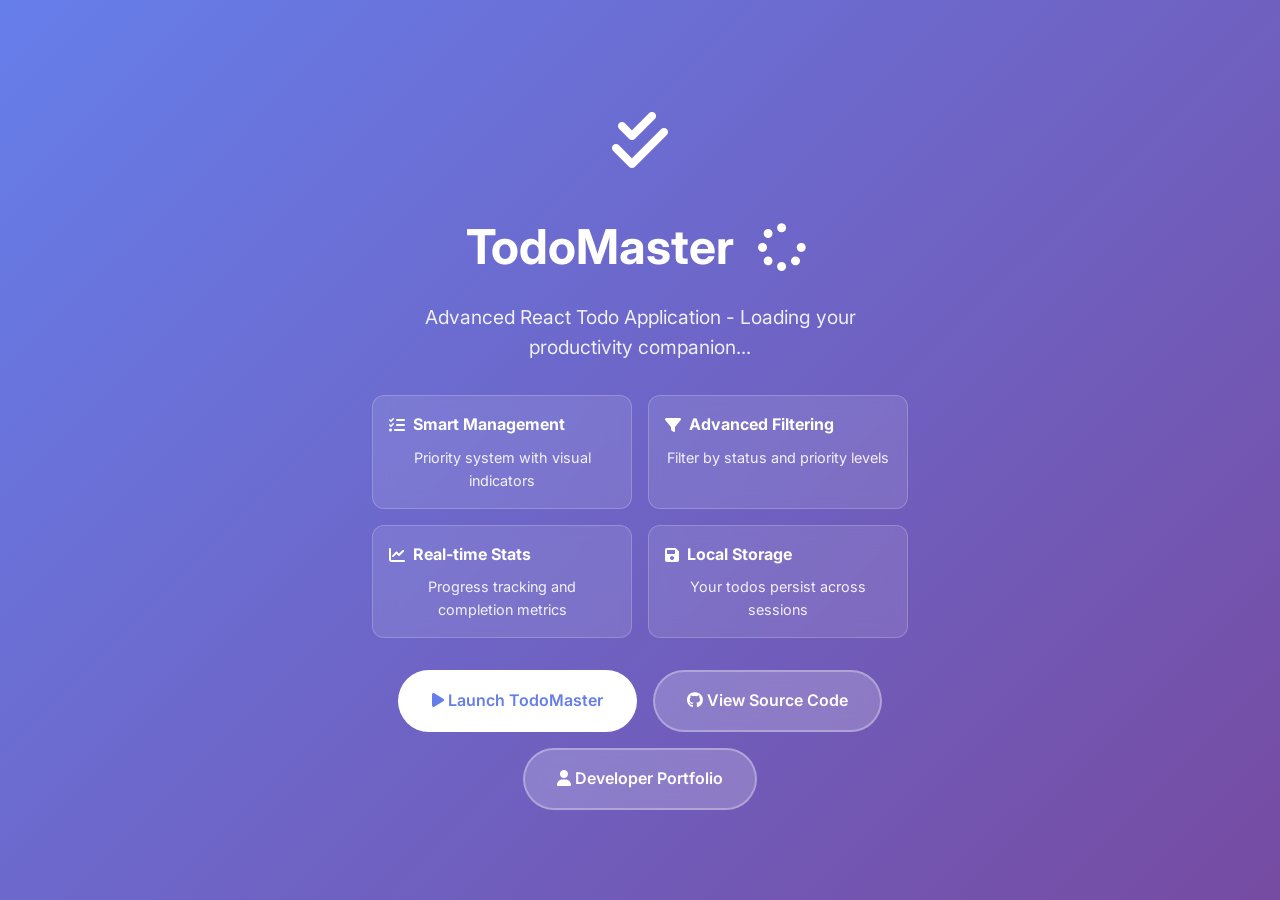
<file: TODO APP/index.html>
<!DOCTYPE html>
<html lang="en">
<head>
    <meta charset="UTF-8">
    <meta name="viewport" content="width=device-width, initial-scale=1.0">
    <title>TodoMaster - Advanced React Todo App</title>
    <meta name="description" content="A sophisticated task management application built with React 18, featuring priority systems, smart filtering, and local storage persistence.">
    <link rel="stylesheet" href="https://cdnjs.cloudflare.com/ajax/libs/font-awesome/6.0.0/css/all.min.css">
    <link href="https://fonts.googleapis.com/css2?family=Inter:wght@300;400;500;600;700&display=swap" rel="stylesheet">
    <link rel="icon" href="data:image/svg+xml,<svg xmlns=%22http://www.w3.org/2000/svg%22 viewBox=%220 0 100 100%22><text y=%22.9em%22 font-size=%2290%22>✅</text></svg>">
    
    <style>
        :root {
            --primary-color: #667eea;
            --secondary-color: #764ba2;
            --success-color: #48bb78;
            --danger-color: #f56565;
            --warning-color: #ed8936;
            --info-color: #4299e1;
            --bg-primary: #ffffff;
            --bg-secondary: #f7fafc;
            --bg-gray: #edf2f7;
            --text-primary: #2d3748;
            --text-secondary: #718096;
            --text-light: #a0aec0;
            --text-white: #ffffff;
            --border-color: #e2e8f0;
            --border-radius: 12px;
            --border-radius-sm: 6px;
            --shadow-sm: 0 1px 3px rgba(0, 0, 0, 0.1);
            --shadow-md: 0 4px 6px rgba(0, 0, 0, 0.1);
            --shadow-lg: 0 10px 15px rgba(0, 0, 0, 0.1);
            --shadow-xl: 0 20px 25px rgba(0, 0, 0, 0.1);
            --transition: all 0.3s ease;
        }

        * {
            margin: 0;
            padding: 0;
            box-sizing: border-box;
        }

        body {
            font-family: 'Inter', -apple-system, BlinkMacSystemFont, 'Segoe UI', sans-serif;
            line-height: 1.6;
            color: var(--text-primary);
            background: linear-gradient(135deg, #667eea 0%, #764ba2 100%);
            min-height: 100vh;
        }

        .loading-container {
            display: flex;
            flex-direction: column;
            justify-content: center;
            align-items: center;
            height: 100vh;
            background: linear-gradient(135deg, #667eea 0%, #764ba2 100%);
        }

        .loading-content {
            text-align: center;
            color: white;
            max-width: 600px;
            padding: 2rem;
        }

        .loading-icon {
            font-size: 4rem;
            margin-bottom: 1rem;
            animation: bounce 2s infinite;
        }

        .loading-title {
            font-size: 3rem;
            font-weight: 700;
            margin-bottom: 1rem;
            display: flex;
            align-items: center;
            justify-content: center;
            gap: 1rem;
        }

        .loading-subtitle {
            font-size: 1.2rem;
            margin-bottom: 2rem;
            opacity: 0.9;
        }

        .loading-spinner {
            display: inline-block;
            margin: 0 0.5rem;
            animation: spin 2s linear infinite;
        }

        .demo-buttons {
            display: flex;
            gap: 1rem;
            justify-content: center;
            flex-wrap: wrap;
            margin-top: 2rem;
        }

        .demo-btn {
            padding: 1rem 2rem;
            background: rgba(255, 255, 255, 0.2);
            color: white;
            text-decoration: none;
            border-radius: 50px;
            font-weight: 600;
            transition: all 0.3s ease;
            backdrop-filter: blur(10px);
            border: 2px solid rgba(255, 255, 255, 0.3);
        }

        .demo-btn:hover {
            background: rgba(255, 255, 255, 0.3);
            transform: translateY(-2px);
            box-shadow: 0 10px 30px rgba(0, 0, 0, 0.2);
        }

        .demo-btn.primary {
            background: white;
            color: var(--primary-color);
        }

        .demo-btn.primary:hover {
            background: #f8f9fa;
            transform: translateY(-2px);
        }

        @keyframes spin {
            0% { transform: rotate(0deg); }
            100% { transform: rotate(360deg); }
        }

        @keyframes bounce {
            0%, 20%, 50%, 80%, 100% {
                transform: translateY(0);
            }
            40% {
                transform: translateY(-10px);
            }
            60% {
                transform: translateY(-5px);
            }
        }

        .features {
            margin-top: 2rem;
            display: grid;
            grid-template-columns: repeat(auto-fit, minmax(200px, 1fr));
            gap: 1rem;
            max-width: 800px;
        }

        .feature {
            background: rgba(255, 255, 255, 0.1);
            padding: 1rem;
            border-radius: 12px;
            backdrop-filter: blur(10px);
            border: 1px solid rgba(255, 255, 255, 0.2);
        }

        .feature h4 {
            display: flex;
            align-items: center;
            gap: 0.5rem;
            margin-bottom: 0.5rem;
        }

        .feature p {
            font-size: 0.9rem;
            opacity: 0.9;
        }

        @media (max-width: 768px) {
            .loading-title {
                font-size: 2.5rem;
                flex-direction: column;
                gap: 0.5rem;
            }
            
            .demo-buttons {
                flex-direction: column;
                align-items: center;
            }
            
            .features {
                grid-template-columns: 1fr;
            }
        }
    </style>
</head>
<body>
    <div id="root">
        <div class="loading-container">
            <div class="loading-content">
                <div class="loading-icon">
                    <i class="fas fa-check-double"></i>
                </div>
                <h1 class="loading-title">
                    TodoMaster
                    <i class="fas fa-spinner loading-spinner"></i>
                </h1>
                <p class="loading-subtitle">
                    Advanced React Todo Application - Loading your productivity companion...
                </p>
                
                <div class="features">
                    <div class="feature">
                        <h4><i class="fas fa-tasks"></i> Smart Management</h4>
                        <p>Priority system with visual indicators</p>
                    </div>
                    <div class="feature">
                        <h4><i class="fas fa-filter"></i> Advanced Filtering</h4>
                        <p>Filter by status and priority levels</p>
                    </div>
                    <div class="feature">
                        <h4><i class="fas fa-chart-line"></i> Real-time Stats</h4>
                        <p>Progress tracking and completion metrics</p>
                    </div>
                    <div class="feature">
                        <h4><i class="fas fa-save"></i> Local Storage</h4>
                        <p>Your todos persist across sessions</p>
                    </div>
                </div>

                <div class="demo-buttons">
                    <a href="demo.html" class="demo-btn primary">
                        <i class="fas fa-play"></i> Launch TodoMaster
                    </a>
                    <a href="https://github.com/0ashutosh1/TODO-APP" class="demo-btn" target="_blank">
                        <i class="fab fa-github"></i> View Source Code
                    </a>
                    <a href="https://0ashutosh1.github.io/portfolio" class="demo-btn" target="_blank">
                        <i class="fas fa-user"></i> Developer Portfolio
                    </a>
                </div>
            </div>
        </div>
    </div>

    <!-- Auto-redirect to demo after 3 seconds -->
    <script>
        // Show loading for 3 seconds then redirect to demo
        setTimeout(() => {
            window.location.href = 'demo.html';
        }, 3000);

        // Also allow immediate click
        document.addEventListener('click', () => {
            window.location.href = 'demo.html';
        });
    </script>
</body>
</html>
</file>
<file: style.css>
/* CSS Variables */
:root {
  --primary-color: #6366f1;
  --secondary-color: #8b5cf6;
  --accent-color: #f59e0b;
  --text-primary: #1f2937;
  --text-secondary: #6b7280;
  --text-light: #9ca3af;
  --bg-primary: #ffffff;
  --bg-secondary: #f9fafb;
  --bg-dark: #111827;
  --border-color: #e5e7eb;
  --shadow-light: 0 4px 6px -1px rgba(0, 0, 0, 0.1);
  --shadow-medium: 0 10px 15px -3px rgba(0, 0, 0, 0.1);
  --shadow-heavy: 0 25px 50px -12px rgba(0, 0, 0, 0.25);
  --border-radius: 12px;
  --transition: all 0.3s cubic-bezier(0.4, 0, 0.2, 1);
  --max-width: 1200px;
}

/* Dark mode variables */
[data-theme="dark"] {
  --text-primary: #f9fafb;
  --text-secondary: #d1d5db;
  --text-light: #9ca3af;
  --bg-primary: #1f2937;
  --bg-secondary: #111827;
  --bg-dark: #030712;
  --border-color: #374151;
}

/* General Reset */
* {
  margin: 0;
  padding: 0;
  box-sizing: border-box;
}

html {
  scroll-behavior: smooth;
  font-size: 16px;
}

body {
  font-family: 'Inter', -apple-system, BlinkMacSystemFont, 'Segoe UI', Roboto, sans-serif;
  background: var(--bg-secondary);
  color: var(--text-primary);
  line-height: 1.7;
  overflow-x: hidden;
  transition: var(--transition);
}

.container {
  max-width: var(--max-width);
  margin: 0 auto;
  padding: 0 2rem;
}

/* Navigation */
.navbar {
  position: fixed;
  top: 0;
  width: 100%;
  background: rgba(255, 255, 255, 0.95);
  backdrop-filter: blur(20px);
  border-bottom: 1px solid var(--border-color);
  z-index: 1000;
  transition: var(--transition);
}

.navbar.scrolled {
  background: rgba(255, 255, 255, 0.98);
  box-shadow: var(--shadow-medium);
}

.nav-container {
  max-width: var(--max-width);
  margin: 0 auto;
  padding: 0 2rem;
  display: flex;
  justify-content: space-between;
  align-items: center;
  height: 70px;
}

.logo {
  font-size: 1.5rem;
  font-weight: 700;
  color: var(--primary-color);
  display: flex;
  align-items: center;
  gap: 0.5rem;
  text-decoration: none;
}

.logo i {
  font-size: 1.8rem;
}

.nav-menu ul {
  display: flex;
  list-style: none;
  gap: 2rem;
  margin: 0;
  padding: 0;
}

.nav-link {
  color: var(--text-primary);
  text-decoration: none;
  font-weight: 500;
  font-size: 0.95rem;
  padding: 0.5rem 1rem;
  border-radius: 8px;
  transition: var(--transition);
  position: relative;
}

.nav-link::after {
  content: '';
  position: absolute;
  bottom: -2px;
  left: 50%;
  width: 0;
  height: 2px;
  background: var(--primary-color);
  transition: var(--transition);
  transform: translateX(-50%);
}

.nav-link:hover::after,
.nav-link.active::after {
  width: 80%;
}

.nav-link:hover {
  color: var(--primary-color);
  background: rgba(99, 102, 241, 0.1);
}

/* Mobile Menu */
.hamburger {
  display: none;
  flex-direction: column;
  cursor: pointer;
  padding: 0.5rem;
}

.hamburger span {
  width: 25px;
  height: 3px;
  background: var(--text-primary);
  margin: 3px 0;
  transition: var(--transition);
  border-radius: 3px;
}

.hamburger.active span:nth-child(1) {
  transform: rotate(45deg) translate(6px, 6px);
}

.hamburger.active span:nth-child(2) {
  opacity: 0;
}

.hamburger.active span:nth-child(3) {
  transform: rotate(-45deg) translate(6px, -6px);
}

/* Hero Section */
.hero {
  min-height: 100vh;
  display: flex;
  align-items: center;
  justify-content: center;
  position: relative;
  background: linear-gradient(135deg, #667eea 0%, #764ba2 100%);
  overflow: hidden;
  padding-top: 70px;
}

.hero::before {
  content: '';
  position: absolute;
  top: 0;
  left: 0;
  right: 0;
  bottom: 0;
  background: url('data:image/svg+xml,<svg xmlns="http://www.w3.org/2000/svg" viewBox="0 0 1000 1000"><polygon fill="rgba(255,255,255,0.05)" points="0,0 1000,300 1000,1000 0,700"/></svg>');
  z-index: 1;
}

.hero-content {
  display: grid;
  grid-template-columns: 1fr 1fr;
  gap: 4rem;
  align-items: center;
  max-width: var(--max-width);
  margin: 0 auto;
  padding: 0 2rem;
  position: relative;
  z-index: 2;
}

.hero-text {
  color: white;
}

.hero-text h1 {
  font-size: clamp(2.5rem, 5vw, 4rem);
  font-weight: 700;
  line-height: 1.2;
  margin-bottom: 1rem;
  opacity: 0;
  animation: slideInUp 1s ease-out 0.5s forwards;
}

.highlight {
  background: linear-gradient(45deg, #f59e0b, #ef4444);
  -webkit-background-clip: text;
  -webkit-text-fill-color: transparent;
  background-clip: text;
  position: relative;
}

.typing-container {
  height: 60px;
  margin-bottom: 1.5rem;
  opacity: 0;
  animation: slideInUp 1s ease-out 0.7s forwards;
}

.typing-text {
  font-size: 1.5rem;
  font-weight: 500;
  color: #e2e8f0;
}

.hero-description {
  font-size: 1.1rem;
  line-height: 1.6;
  color: #cbd5e1;
  margin-bottom: 2.5rem;
  max-width: 500px;
  opacity: 0;
  animation: slideInUp 1s ease-out 0.9s forwards;
}

.hero-buttons {
  display: flex;
  gap: 1rem;
  flex-wrap: wrap;
  opacity: 0;
  animation: slideInUp 1s ease-out 1.1s forwards;
}

/* Buttons */
.btn {
  display: inline-flex;
  align-items: center;
  gap: 0.5rem;
  padding: 0.75rem 1.5rem;
  font-weight: 600;
  text-decoration: none;
  border-radius: var(--border-radius);
  transition: var(--transition);
  font-size: 0.95rem;
  border: none;
  cursor: pointer;
  position: relative;
  overflow: hidden;
}

.btn::before {
  content: '';
  position: absolute;
  top: 0;
  left: -100%;
  width: 100%;
  height: 100%;
  background: linear-gradient(90deg, transparent, rgba(255,255,255,0.2), transparent);
  transition: left 0.5s;
}

.btn:hover::before {
  left: 100%;
}

.btn-primary {
  background: linear-gradient(45deg, var(--primary-color), var(--secondary-color));
  color: white;
  box-shadow: var(--shadow-medium);
}

.btn-primary:hover {
  transform: translateY(-2px);
  box-shadow: var(--shadow-heavy);
}

.btn-secondary {
  background: transparent;
  color: white;
  border: 2px solid rgba(255,255,255,0.3);
}

.btn-secondary:hover {
  background: rgba(255,255,255,0.1);
  border-color: rgba(255,255,255,0.5);
  transform: translateY(-2px);
}

/* Hero Image */
.hero-image {
  display: flex;
  justify-content: center;
  align-items: center;
  position: relative;
}

.profile-card {
  position: relative;
  width: 300px;
  height: 300px;
  background: rgba(255,255,255,0.1);
  backdrop-filter: blur(20px);
  border-radius: 50%;
  display: flex;
  align-items: center;
  justify-content: center;
  border: 3px solid rgba(255,255,255,0.2);
  opacity: 0;
  animation: scaleIn 1s ease-out 1.3s forwards;
}

.profile-img {
  width: 200px;
  height: 200px;
  background: linear-gradient(45deg, var(--primary-color), var(--secondary-color));
  border-radius: 50%;
  display: flex;
  align-items: center;
  justify-content: center;
  color: white;
  font-size: 4rem;
  overflow: hidden;
  position: relative;
}

.profile-photo {
  width: 100%;
  height: 100%;
  object-fit: cover;
  object-position: center 25%;
  border-radius: 50%;
  transition: transform 0.3s ease;
}

.profile-photo:hover {
  transform: scale(1.05);
}

.floating-icons {
  position: absolute;
  inset: 0;
}

.floating-icons i {
  position: absolute;
  color: var(--accent-color);
  font-size: 2rem;
  animation: float 3s ease-in-out infinite;
}

.floating-icons i:nth-child(1) {
  top: 20%;
  left: 10%;
  animation-delay: 0s;
}

.floating-icons i:nth-child(2) {
  top: 30%;
  right: 15%;
  animation-delay: 0.5s;
}

.floating-icons i:nth-child(3) {
  bottom: 25%;
  left: 15%;
  animation-delay: 1s;
}

.floating-icons i:nth-child(4) {
  bottom: 20%;
  right: 10%;
  animation-delay: 1.5s;
}

.scroll-indicator {
  position: absolute;
  bottom: 2rem;
  left: 50%;
  transform: translateX(-50%);
  color: white;
  font-size: 1.5rem;
  animation: bounce 2s infinite;
  cursor: pointer;
}

/* Animations */
@keyframes slideInUp {
  from {
    opacity: 0;
    transform: translateY(30px);
  }
  to {
    opacity: 1;
    transform: translateY(0);
  }
}

@keyframes scaleIn {
  from {
    opacity: 0;
    transform: scale(0.8);
  }
  to {
    opacity: 1;
    transform: scale(1);
  }
}

@keyframes float {
  0%, 100% { transform: translateY(0px); }
  50% { transform: translateY(-10px); }
}

@keyframes bounce {
  0%, 20%, 50%, 80%, 100% { transform: translateX(-50%) translateY(0); }
  40% { transform: translateX(-50%) translateY(-10px); }
  60% { transform: translateX(-50%) translateY(-5px); }
}

/* Section Styling */
.section {
  padding: 6rem 0;
  position: relative;
}

.section-header {
  text-align: center;
  margin-bottom: 4rem;
}

.section-header h2 {
  font-size: clamp(2rem, 4vw, 3rem);
  font-weight: 700;
  color: var(--text-primary);
  margin-bottom: 1rem;
}

.section-divider {
  width: 60px;
  height: 4px;
  background: linear-gradient(45deg, var(--primary-color), var(--secondary-color));
  margin: 1rem auto 2rem;
  border-radius: 2px;
}

.section-header p {
  font-size: 1.1rem;
  color: var(--text-secondary);
  max-width: 600px;
  margin: 0 auto;
  line-height: 1.6;
}

/* About Section */
.about-section {
  background: var(--bg-primary);
}

.about-content {
  max-width: 800px;
  margin: 0 auto;
  text-align: center;
}

.about-text p {
  font-size: 1.1rem;
  color: var(--text-secondary);
  margin-bottom: 1.5rem;
  line-height: 1.8;
}

.stats-grid {
  display: grid;
  grid-template-columns: repeat(auto-fit, minmax(150px, 1fr));
  gap: 2rem;
  margin-top: 3rem;
}

.stat-item {
  text-align: center;
  padding: 1.5rem;
  background: var(--bg-secondary);
  border-radius: var(--border-radius);
  border: 1px solid var(--border-color);
  transition: var(--transition);
}

.stat-item:hover {
  transform: translateY(-5px);
  box-shadow: var(--shadow-medium);
}

.stat-item h3 {
  font-size: 2.5rem;
  font-weight: 700;
  color: var(--primary-color);
  margin-bottom: 0.5rem;
}

.stat-item p {
  color: var(--text-secondary);
  font-weight: 500;
}

/* Skills Section */
.skills-section {
  background: var(--bg-secondary);
}

.skills-content {
  display: grid;
  gap: 3rem;
}

.skills-category {
  background: var(--bg-primary);
  padding: 2rem;
  border-radius: var(--border-radius);
  border: 1px solid var(--border-color);
  box-shadow: var(--shadow-light);
}

.skills-category h3 {
  display: flex;
  align-items: center;
  gap: 0.5rem;
  font-size: 1.3rem;
  color: var(--text-primary);
  margin-bottom: 1.5rem;
}

.skills-category h3 i {
  color: var(--primary-color);
}

.skills-grid {
  display: grid;
  grid-template-columns: repeat(auto-fit, minmax(250px, 1fr));
  gap: 1.5rem;
}

.skill-item {
  display: flex;
  align-items: center;
  gap: 1rem;
  padding: 1rem;
  background: var(--bg-secondary);
  border-radius: 8px;
  transition: var(--transition);
}

.skill-item:hover {
  transform: translateX(5px);
  background: rgba(99, 102, 241, 0.05);
}

.skill-item i {
  font-size: 1.5rem;
  color: var(--primary-color);
  width: 24px;
  text-align: center;
}

.skill-item span {
  font-weight: 500;
  color: var(--text-primary);
  flex: 1;
}

.skill-bar {
  flex: 2;
  height: 6px;
  background: var(--border-color);
  border-radius: 3px;
  overflow: hidden;
}

.skill-progress {
  height: 100%;
  background: linear-gradient(45deg, var(--primary-color), var(--secondary-color));
  border-radius: 3px;
  transition: width 2s ease-in-out;
  width: 0%;
}

/* Projects Section */
.projects-section {
  background: var(--bg-primary);
}

.project-container {
  display: grid;
  grid-template-columns: repeat(auto-fit, minmax(350px, 1fr));
  gap: 2rem;
}

.project-card {
  background: var(--bg-secondary);
  border-radius: var(--border-radius);
  overflow: hidden;
  border: 1px solid var(--border-color);
  transition: var(--transition);
  cursor: pointer;
}

.project-card:hover {
  transform: translateY(-10px);
  box-shadow: var(--shadow-heavy);
  border-color: var(--primary-color);
}

.project-card.featured {
  position: relative;
  border: 2px solid var(--primary-color);
  box-shadow: var(--shadow-medium);
}

.project-card.featured::before {
  content: '✨ Featured Project';
  position: absolute;
  top: -1px;
  right: -1px;
  background: linear-gradient(45deg, var(--primary-color), var(--secondary-color));
  color: white;
  padding: 0.4rem 1rem;
  border-radius: 0 var(--border-radius) 0 15px;
  font-size: 0.8rem;
  font-weight: 600;
  z-index: 10;
}

.project-card.featured:hover {
  transform: translateY(-15px);
  box-shadow: var(--shadow-heavy);
}

.project-image {
  height: 120px;
  background: linear-gradient(45deg, var(--primary-color), var(--secondary-color));
  display: flex;
  align-items: center;
  justify-content: center;
  position: relative;
  overflow: hidden;
}

.project-image::before {
  content: '';
  position: absolute;
  top: 0;
  left: -100%;
  width: 100%;
  height: 100%;
  background: linear-gradient(90deg, transparent, rgba(255,255,255,0.2), transparent);
  transition: left 0.6s;
}

.project-card:hover .project-image::before {
  left: 100%;
}

.project-image i {
  font-size: 3rem;
  color: white;
  z-index: 1;
}

.project-content {
  padding: 1.5rem;
}

.project-content h3 {
  font-size: 1.3rem;
  font-weight: 600;
  color: var(--text-primary);
  margin-bottom: 0.8rem;
}

.project-content p {
  color: var(--text-secondary);
  line-height: 1.6;
  margin-bottom: 1.2rem;
  font-size: 0.95rem;
}

.project-tech {
  display: flex;
  flex-wrap: wrap;
  gap: 0.5rem;
  margin-bottom: 1.2rem;
}

.tech-tag {
  background: rgba(99, 102, 241, 0.1);
  color: var(--primary-color);
  padding: 0.3rem 0.8rem;
  border-radius: 20px;
  font-size: 0.8rem;
  font-weight: 500;
  border: 1px solid rgba(99, 102, 241, 0.2);
}

.project-links {
  display: flex;
  gap: 1rem;
}

.project-link {
  display: inline-flex;
  align-items: center;
  gap: 0.5rem;
  padding: 0.6rem 1rem;
  background: var(--bg-primary);
  color: var(--primary-color);
  text-decoration: none;
  border-radius: 8px;
  font-weight: 500;
  border: 1px solid var(--border-color);
  transition: var(--transition);
  font-size: 0.9rem;
}

.project-link:hover {
  background: var(--primary-color);
  color: white;
  transform: translateY(-2px);
}

/* Experience Section */
.experience-section {
  background: var(--bg-secondary);
}

.timeline {
  max-width: 800px;
  margin: 0 auto;
  position: relative;
}

.timeline::before {
  content: '';
  position: absolute;
  left: 50%;
  top: 0;
  bottom: 0;
  width: 2px;
  background: var(--primary-color);
  transform: translateX(-50%);
}

.timeline-item {
  position: relative;
  margin-bottom: 3rem;
  width: calc(50% - 20px);
}

.timeline-item:nth-child(odd) {
  left: 0;
  text-align: right;
}

.timeline-item:nth-child(even) {
  left: calc(50% + 20px);
  text-align: left;
}

.timeline-marker {
  position: absolute;
  width: 16px;
  height: 16px;
  background: var(--primary-color);
  border-radius: 50%;
  border: 4px solid var(--bg-secondary);
  top: 1rem;
}

.timeline-item:nth-child(odd) .timeline-marker {
  right: -28px;
}

.timeline-item:nth-child(even) .timeline-marker {
  left: -28px;
}

.timeline-content {
  background: var(--bg-primary);
  padding: 1.5rem;
  border-radius: var(--border-radius);
  border: 1px solid var(--border-color);
  box-shadow: var(--shadow-light);
  transition: var(--transition);
}

.timeline-content:hover {
  box-shadow: var(--shadow-medium);
  transform: translateY(-2px);
}

.timeline-content h3 {
  color: var(--primary-color);
  font-size: 1.2rem;
  font-weight: 600;
  margin-bottom: 0.3rem;
}

.timeline-content h4 {
  color: var(--text-primary);
  font-size: 1rem;
  font-weight: 500;
  margin-bottom: 0.8rem;
}

.timeline-date {
  display: flex;
  align-items: center;
  gap: 0.5rem;
  color: var(--text-light);
  font-size: 0.9rem;
  margin-bottom: 1rem;
}

.timeline-content p {
  color: var(--text-secondary);
  line-height: 1.6;
  margin-bottom: 1rem;
}

.timeline-skills {
  display: flex;
  flex-wrap: wrap;
  gap: 0.5rem;
  list-style: none;
  margin: 0;
  padding: 0;
}

.timeline-skills li {
  background: rgba(99, 102, 241, 0.1);
  color: var(--primary-color);
  padding: 0.2rem 0.6rem;
  border-radius: 12px;
  font-size: 0.8rem;
  font-weight: 500;
}

/* Contact Section */
.contact-section {
  background: var(--bg-primary);
}

.contact-content {
  display: grid;
  grid-template-columns: 1fr 1fr;
  gap: 4rem;
  max-width: 1000px;
  margin: 0 auto;
}

.contact-info {
  display: flex;
  flex-direction: column;
  gap: 1.5rem;
}

.contact-item {
  display: flex;
  align-items: center;
  gap: 1rem;
  padding: 1.5rem;
  background: var(--bg-secondary);
  border-radius: var(--border-radius);
  border: 1px solid var(--border-color);
  transition: var(--transition);
}

.contact-item:hover {
  transform: translateX(5px);
  box-shadow: var(--shadow-light);
}

.contact-icon {
  width: 50px;
  height: 50px;
  background: linear-gradient(45deg, var(--primary-color), var(--secondary-color));
  border-radius: 50%;
  display: flex;
  align-items: center;
  justify-content: center;
  color: white;
  font-size: 1.2rem;
}

.contact-details h3 {
  color: var(--text-primary);
  font-size: 1rem;
  font-weight: 600;
  margin-bottom: 0.3rem;
}

.contact-details a {
  color: var(--text-secondary);
  text-decoration: none;
  transition: var(--transition);
}

.contact-details a:hover {
  color: var(--primary-color);
}

/* Contact Form */
.contact-form {
  background: var(--bg-secondary);
  padding: 2rem;
  border-radius: var(--border-radius);
  border: 1px solid var(--border-color);
}

.form-group {
  margin-bottom: 1.5rem;
}

.form-group input,
.form-group textarea {
  width: 100%;
  padding: 0.8rem 1rem;
  border: 2px solid var(--border-color);
  border-radius: 8px;
  background: var(--bg-primary);
  color: var(--text-primary);
  font-size: 0.95rem;
  transition: var(--transition);
  font-family: inherit;
}

.form-group input:focus,
.form-group textarea:focus {
  outline: none;
  border-color: var(--primary-color);
  box-shadow: 0 0 0 3px rgba(99, 102, 241, 0.1);
}

.form-group textarea {
  resize: vertical;
  min-height: 120px;
}

/* Footer */
.footer {
  background: var(--bg-dark);
  color: white;
  padding: 3rem 0 1rem;
}

.footer-content {
  display: grid;
  grid-template-columns: repeat(auto-fit, minmax(250px, 1fr));
  gap: 2rem;
  margin-bottom: 2rem;
}

.footer-section h3 {
  color: white;
  font-size: 1.2rem;
  font-weight: 600;
  margin-bottom: 1rem;
}

.footer-section p {
  color: #9ca3af;
  line-height: 1.6;
  margin-bottom: 1rem;
}

.footer-section ul {
  list-style: none;
  padding: 0;
}

.footer-section ul li {
  margin-bottom: 0.5rem;
}

.footer-section ul li a {
  color: #9ca3af;
  text-decoration: none;
  transition: var(--transition);
}

.footer-section ul li a:hover {
  color: var(--primary-color);
}

.social-links {
  display: flex;
  gap: 1rem;
  margin-top: 1rem;
}

.social-links a {
  width: 40px;
  height: 40px;
  background: rgba(99, 102, 241, 0.1);
  border: 1px solid rgba(99, 102, 241, 0.3);
  border-radius: 50%;
  display: flex;
  align-items: center;
  justify-content: center;
  color: var(--primary-color);
  text-decoration: none;
  transition: var(--transition);
}

.social-links a:hover {
  background: var(--primary-color);
  color: white;
  transform: translateY(-2px);
}

.footer-bottom {
  border-top: 1px solid #374151;
  padding-top: 2rem;
  display: flex;
  justify-content: space-between;
  align-items: center;
  flex-wrap: wrap;
  gap: 1rem;
}

.footer-bottom p {
  color: #9ca3af;
  margin: 0;
}

.footer-links {
  display: flex;
  gap: 2rem;
}

.footer-links a {
  color: #9ca3af;
  text-decoration: none;
  transition: var(--transition);
}

.footer-links a:hover {
  color: var(--primary-color);
}

/* Scroll to Top Button */
.scroll-to-top {
  position: fixed;
  bottom: 2rem;
  right: 2rem;
  width: 50px;
  height: 50px;
  background: linear-gradient(45deg, var(--primary-color), var(--secondary-color));
  border: none;
  border-radius: 50%;
  color: white;
  font-size: 1.2rem;
  cursor: pointer;
  opacity: 0;
  visibility: hidden;
  transition: var(--transition);
  z-index: 1000;
  box-shadow: var(--shadow-medium);
}

.scroll-to-top.visible {
  opacity: 1;
  visibility: visible;
}

.scroll-to-top:hover {
  transform: translateY(-3px);
  box-shadow: var(--shadow-heavy);
}

/* Responsive Design */
@media (max-width: 768px) {
  .nav-menu {
    position: fixed;
    top: 70px;
    left: -100%;
    width: 100%;
    height: calc(100vh - 70px);
    background: rgba(255, 255, 255, 0.98);
    backdrop-filter: blur(20px);
    transition: var(--transition);
    z-index: 999;
  }

  .nav-menu.active {
    left: 0;
  }

  .nav-menu ul {
    flex-direction: column;
    gap: 0;
    padding: 2rem;
    height: 100%;
  }

  .nav-menu ul li {
    width: 100%;
  }

  .nav-link {
    display: block;
    padding: 1rem;
    text-align: center;
    font-size: 1.1rem;
  }

  .hamburger {
    display: flex;
  }

  .hero-content {
    grid-template-columns: 1fr;
    gap: 2rem;
    text-align: center;
  }

  .hero-text h1 {
    font-size: 2.5rem;
  }

  .hero-buttons {
    justify-content: center;
  }

  .profile-card {
    width: 250px;
    height: 250px;
  }

  .profile-img {
    width: 150px;
    height: 150px;
    font-size: 3rem;
  }

  .profile-photo {
    width: 100%;
    height: 100%;
  }

  .skills-grid {
    grid-template-columns: 1fr;
  }

  .project-container {
    grid-template-columns: 1fr;
  }

  .timeline::before {
    left: 20px;
  }

  .timeline-item {
    width: calc(100% - 40px);
    left: 40px !important;
    text-align: left !important;
  }

  .timeline-item .timeline-marker {
    left: -28px !important;
  }

  .contact-content {
    grid-template-columns: 1fr;
    gap: 2rem;
  }

  .footer-bottom {
    flex-direction: column;
    text-align: center;
  }

  .stats-grid {
    grid-template-columns: repeat(2, 1fr);
    gap: 1rem;
  }
}

@media (max-width: 480px) {
  .container {
    padding: 0 1rem;
  }

  .section {
    padding: 4rem 0;
  }

  .hero-text h1 {
    font-size: 2rem;
  }

  .typing-text {
    font-size: 1.2rem;
  }

  .hero-description {
    font-size: 1rem;
  }

  .btn {
    padding: 0.6rem 1.2rem;
    font-size: 0.9rem;
  }

  .stats-grid {
    grid-template-columns: 1fr;
  }

  .project-container {
    grid-template-columns: 1fr;
  }

  .skill-item {
    flex-direction: column;
    text-align: center;
    gap: 0.5rem;
  }

  .skill-bar {
    width: 100%;
  }
}

/* Utility Classes */
.fade-in {
  opacity: 0;
  transform: translateY(30px);
  transition: all 0.6s ease-out;
}

.fade-in.visible {
  opacity: 1;
  transform: translateY(0);
}

.slide-in-left {
  opacity: 0;
  transform: translateX(-30px);
  transition: all 0.6s ease-out;
}

.slide-in-left.visible {
  opacity: 1;
  transform: translateX(0);
}

.slide-in-right {
  opacity: 0;
  transform: translateX(30px);
  transition: all 0.6s ease-out;
}

.slide-in-right.visible {
  opacity: 1;
  transform: translateX(0);
}

/* Loading Animation */
.loading {
  position: relative;
  overflow: hidden;
}

.loading::before {
  content: '';
  position: absolute;
  top: 0;
  left: -100%;
  width: 100%;
  height: 100%;
  background: linear-gradient(90deg, transparent, rgba(99, 102, 241, 0.1), transparent);
  animation: loading 1.5s infinite;
}

@keyframes loading {
  0% { left: -100%; }
  100% { left: 100%; }
}
</file>
